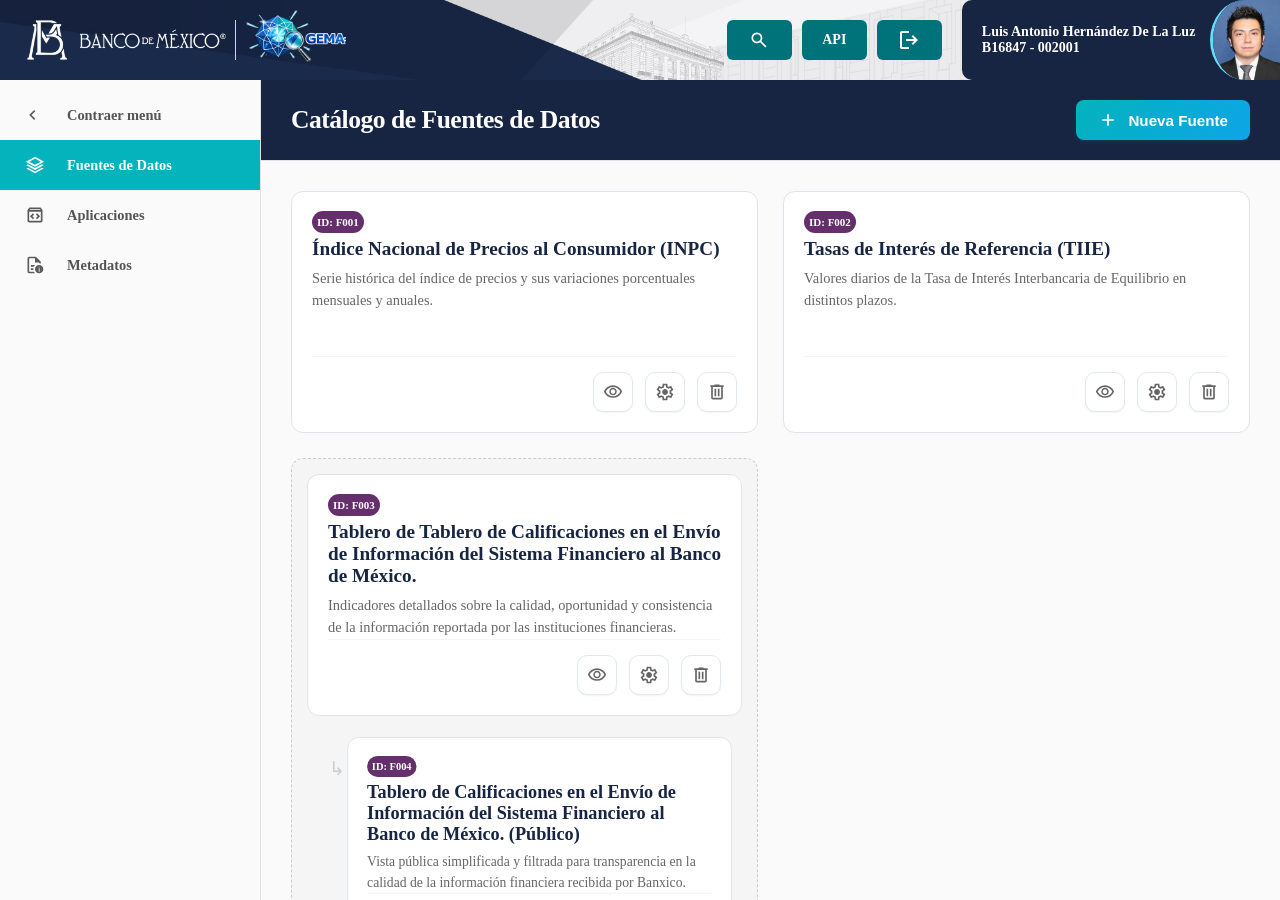
<file: index.html>
<!DOCTYPE html>
<html lang="es">
<head>
    <meta charset="UTF-8">
    <meta name="viewport" content="width=device-width, initial-scale=1.0">
    
    <link rel="stylesheet" href="css/header.css">

    <link rel="stylesheet" href="css/main-layout.css">

    <link rel="stylesheet" href="css/fuentes.css">

    <link rel="stylesheet" href="css/aplicaciones.css">

    <link rel="stylesheet" href="css/metadatos.css">

    <link rel="stylesheet" href="css/configuracion.css">

    <link rel="stylesheet" href="css/diccionario.css">

    <link rel="stylesheet" href="css/exposicion.css">

    <link rel="stylesheet" href="css/extras.css">

    <link href="https://fonts.googleapis.com/icon?family=Material+Icons+Outlined" rel="stylesheet">

    <title>GEMA - BANXICO</title>
</head>
<body style="margin: 0;">

    <header>
      <div class="grupo-izquierdo">
        <img src="imagenes/logoBM.svg" alt="Banco de Mexico" class="logo logo-desktop" />
        <img src="imagenes/logoBM_movil.svg" alt="Banco de Mexico" class="logo logo-mobile" />

        <div class="separador-logos"></div>

        <img src="imagenes/Gema.svg" alt="GEMA" class="logo logo-desktop logoGema" />
        <img src="imagenes/GEMA_movil.svg" alt="GEMA" class="logo logo-mobile" />
      </div>

      <div class="usuario">
        <div class="botones-header botones">  

          <div class="buscador-header">
            <input type="text" placeholder="Buscar..." class="input-buscar">
            <button class="btn-buscar">
              <img src="imagenes/search.svg" alt="Buscar" width="18" height="18">
            </button>
          </div>

          <a href="gema-api.html" class="btn-api" data-tooltip="Ir a GEMA-API">
            API
          </a>

          <a href="#" data-tooltip="Cerrar sesión">
            <img src="imagenes/salir.svg" alt="Cerrar sesión" width="24" height="24">
          </a>

        </div>
        <div class="usuario-main">
          <div class="info">
            <div class="nombre-usuario">Luis Antonio Hernández De La Luz</div>
            <div class="nombre-usuario">B16847 - 002001</div>
          </div>
          <img src="imagenes/b16847.png" alt="Usuario" class="foto-usuario">
        </div>
      </div>
    </header>

    <div class="hamburger-menu" id="hamburger-btn">
    <img src="data:image/svg+xml,%3Csvg xmlns='http://www.w3.org/2000/svg' height='24px' viewBox='0 -960 960 960' width='24px' fill='%23ffffff'%3E%3Cpath d='M120-240v-80h720v80H120Zm0-200v-80h720v80H120Zm0-200v-80h720v80H120Z'/%3E%3C/svg%3E" alt="Menu">
</div>

<div class="main-wrapper">
    <aside class="sidebar" id="sidebar">
        <ul class="menu-list">
            <li class="menu-item toggle-btn desktop-only" id="toggle-sidebar">
                <div class="icon-wrapper">
                    <img src="data:image/svg+xml,%3Csvg xmlns='http://www.w3.org/2000/svg' viewBox='0 -960 960 960'%3E%3Cpath d='M440-240 200-480l240-240 56 56-184 184 184 184-56 56Z'/%3E%3C/svg%3E" alt="Toggle">
                </div>
                <span class="menu-text">Contraer menú</span>
            </li>

            <li class="menu-item active" data-target="vista-fuentes">
                <div class="icon-wrapper"><img src="imagenes/cards.svg" alt="Fuentes"></div>
                <span class="menu-text">Fuentes de Datos</span>
            </li>

            <li class="menu-item" data-target="vista-apps">
                <div class="icon-wrapper"><img src="imagenes/apps.svg" alt="Apps"></div>
                <span class="menu-text">Aplicaciones</span>
            </li>

            <li class="menu-item" data-target="vista-metadatos">
                <div class="icon-wrapper"><img src="imagenes/metadata.svg" alt="Metadatos"></div>
                <span class="menu-text">Metadatos</span>
            </li>

            <!-- <li class="menu-item" data-target="vista-usuarios">
                <div class="icon-wrapper"><img src="imagenes/permisosUsuarios.svg" alt="Usuarios"></div>
                <span class="menu-text">Usuarios y Permisos</span>
            </li> -->
        </ul>
    </aside>

    <main class="content-area">
        
        <!-- Fuentes de datos -->
<section id="vista-fuentes" class="view-section active">
    <div class="view-header">
        <h2>Catálogo de Fuentes de Datos</h2>
        <button id="btn-nueva-fuente" class="btn-primario">
            <img src="data:image/svg+xml,%3Csvg xmlns='http://www.w3.org/2000/svg' height='20px' viewBox='0 -960 960 960' width='20px' fill='%23ffffff'%3E%3Cpath d='M440-440H200v-80h240v-240h80v240h240v80H520v240h-80v-240Z'/%3E%3C/svg%3E" alt="Add">
            Nueva Fuente
        </button>
    </div>

    

    <div class="cards-grid">
        
        <div class="card-fuente cat-general" data-id="F001">
            <div class="card-content">
                <span class="card-id">ID: F001</span>
                <h3>Índice Nacional de Precios al Consumidor (INPC)</h3>
                <p>Serie histórica del índice de precios y sus variaciones porcentuales mensuales y anuales.</p>
            </div>
            <div class="card-actions">
                <button class="btn-mini btn-preview" title="Previsualizar"><img src="imagenes/ver.svg"></button>
                <button class="btn-mini btn-config" title="Configurar"><img src="imagenes/settings.svg"></button>
                <button class="btn-mini btn-del" title="Eliminar"><img src="imagenes/delete.svg"></button>
            </div>
        </div>

        <div class="card-fuente cat-general" data-id="F002">
            <div class="card-content">
                <span class="card-id">ID: F002</span>
                <h3>Tasas de Interés de Referencia (TIIE)</h3>
                <p>Valores diarios de la Tasa de Interés Interbancaria de Equilibrio en distintos plazos.</p>
            </div>
            <div class="card-actions">
                <button class="btn-mini btn-preview" title="Previsualizar"><img src="imagenes/ver.svg"></button>
                <button class="btn-mini btn-config" title="Configurar"><img src="imagenes/settings.svg"></button>
                <button class="btn-mini btn-del" title="Eliminar"><img src="imagenes/delete.svg"></button>
            </div>
        </div>

        <div class="hierarchy-grid-wrapper">
            <div class="card-fuente cat-limitado is-parent" data-id="F003">
                <div class="card-content">
                    <span class="card-id">ID: F003</span>
                    <h3>Tablero de Tablero de Calificaciones en el Envío de Información del Sistema Financiero al Banco de México.</h3>
                    <p>Indicadores detallados sobre la calidad, oportunidad y consistencia de la información reportada por las instituciones financieras.</p>
                </div>
                <div class="card-actions">
                    <button class="btn-mini btn-preview"><img src="imagenes/ver.svg"></button>
                    <button class="btn-mini btn-config"><img src="imagenes/settings.svg"></button>
                    <button class="btn-mini btn-del" title="Eliminar"><img src="imagenes/delete.svg"></button>
                </div>
            </div>
            <div class="card-fuente cat-publico is-child" data-id="F004">
                <div class="card-content">
                    <span class="card-id">ID: F004</span>
                    <h3>Tablero de Calificaciones en el Envío de Información del Sistema Financiero al Banco de México. (Público)</h3>
                    <p>Vista pública simplificada y filtrada para transparencia en la calidad de la información financiera recibida por Banxico.</p>
                </div>
                <div class="card-actions">
                    <button class="btn-mini btn-preview"><img src="imagenes/ver.svg"></button>
                    <button class="btn-mini btn-config"><img src="imagenes/settings.svg"></button>
                    <button class="btn-mini btn-del" title="Eliminar"><img src="imagenes/delete.svg"></button>
                </div>
            </div>
        </div>

    </div>
</section>

        

        <!-- Apps -->
        <section id="vista-apps" class="view-section">
    <div class="view-header">
        <h2>Gestión de Aplicaciones</h2>
        <button class="btn-primario" id="btn-abrir-nueva-app">
            <img src="data:image/svg+xml,%3Csvg xmlns='http://www.w3.org/2000/svg' viewBox='0 -960 960 960'%3E%3Cpath d='M440-440H200v-80h240v-240h80v240h240v80H520v240h-80v-240Z'/%3E%3C/svg%3E" alt="Add">
            Nueva Aplicación
        </button>
    </div>

    <div id="apps-grid" class="cards-grid">
        </div>
</section>



        
        <!-- Metadatos -->
<section id="vista-metadatos" class="view-section">
    <div class="view-header">
        <div>
            <h2>Esquema de Metadatos Maestros</h2>
            <p style="color: #64748b; font-size: 0.85rem; margin-top: 5px;">Configure los campos que serán requeridos globalmente para toda fuente de datos.</p>
        </div>
        <div style="display: flex; gap: 10px;">
            <button class="btn-primario" id="btn-nuevo-metadato">
                <img src="data:image/svg+xml,%3Csvg xmlns='http://www.w3.org/2000/svg' viewBox='0 -960 960 960'%3E%3Cpath d='M440-440H200v-80h240v-240h80v240h240v80H520v240h-80v-240Z'/%3E%3C/svg%3E" alt="Add">
                Agregar Campo
            </button> </div>
    </div>

    <div class="table-container-modern">
        <table class="datatable-gema">
            <thead>
                <tr>
                    <th style="width: 200px;">Metadato</th>
                    <th>Descripción (Tooltip)</th>
                    <th>Tipo / Valores permitidos</th>
                    <th style="width: 120px; text-align: center;">Acciones</th>
                </tr>
            </thead>
            <tbody id="metadata-table-body">
                </tbody>
        </table>
    </div>
</section>







        <!-- Permisos generales -->    
        <section id="vista-usuarios" class="view-section">
            <h1>Usuarios y Permisos</h1>
            <hr>
            <p>Control de acceso por roles y nómina...</p>
        </section>
    </main>
</div>

<!-- Modal de previsualización -->
<div id="modal-preview" class="modal-overlay">
    <div class="modal-container">
        <div class="modal-header">
            <div class="header-content">
                <div class="badge-preview">Muestra de datos</div>
                <h3 id="modal-title">Nombre de la Fuente</h3>
            </div>
            <button class="btn-close-circle btn-close-modal" title="Cerrar vista">&times;</button>
        </div>
        
        <div class="modal-body">
            <div class="table-container-modern">
                <table class="datatable-gema">
                    <thead>
                        <tr id="table-header">
                            </tr>
                    </thead>
                    <tbody id="table-body">
                        </tbody>
                </table>
            </div>
            <div class="modal-info-footer">
                <img src="data:image/svg+xml,%3Csvg xmlns='http://www.w3.org/2000/svg' height='16px' viewBox='0 -960 960 960' width='16px' fill='%2364748b'%3E%3Cpath d='M440-280h80v-240h-80v240Zm40-320q17 0 28.5-11.5T520-640q0-17-11.5-28.5T480-680q-17 0-28.5 11.5T440-640q0 17 11.5 28.5T480-600Zm0 520q-83 0-156-31.5T197-197q-54-54-85.5-127T80-480q0-83 31.5-156T197-763q54-54 127-85.5T480-880q83 0 156 31.5T763-763q54 54 85.5 127T880-480q0 83-31.5 156T763-197q-54 54-127 85.5T480-80Zm0-80q134 0 227-93t93-227q0-134-93-227t-227-93q-134 0-227 93t-93 227q0 134 93 227t227 93Zm0-320Z'/%3E%3C/svg%3E" alt="info">
                Esta es una vista previa limitada para fines de verificación de estructura.
            </div>
        </div>
    </div>
</div>

<!-- Modal eliminar fuente -->
<div id="modal-eliminar" class="modal-overlay">
    <div class="modal-confirm-container">
        <div class="confirm-icon">
            <img src="data:image/svg+xml,%3Csvg xmlns='http://www.w3.org/2000/svg' height='40px' viewBox='0 -960 960 960' width='40px' fill='%23c21832'%3E%3Cpath d='M280-120q-33 0-56.5-23.5T200-200v-520h-40v-80h200v-40h240v40h200v80h-40v520q0 33-23.5 56.5T680-120H280Zm400-600H280v520h400v-520ZM360-280h80v-360h-80v360Zm160 0h80v-360h-80v360ZM280-720v520-520Z'/%3E%3C/svg%3E" alt="Eliminar">
        </div>
        <h3 id="confirm-title">¿Eliminar fuente de datos?</h3>
        <p id="confirm-msg">Esta acción no se puede deshacer.</p>
        
        <div id="parent-warning" class="alert-danger-box" style="display: none;">
            <img src="data:image/svg+xml,%3Csvg xmlns='http://www.w3.org/2000/svg' height='20px' viewBox='0 -960 960 960' width='20px' fill='%23c21832'%3E%3Cpath d='M480-280q17 0 28.5-11.5T520-320q0-17-11.5-28.5T480-360q-17 0-28.5 11.5T440-320q0 17 11.5 28.5T480-280Zm-40-160h80v-240h-80v240Zm40 360q-83 0-156-31.5T197-197q-54-54-85.5-127T80-480q0-83 31.5-156T197-763q54-54 127-85.5T480-880q83 0 156 31.5T763-763q54 54 85.5 127T880-480q0 83-31.5 156T763-197q-54 54-127 85.5T480-80Z'/%3E%3C/svg%3E">
            <span>Atención: Esta es una fuente principal. Al eliminarla, todas sus <b>subfuentes asociadas</b> también serán borradas.</span>
        </div>

        <div class="confirm-actions">
            <button class="btn-cancelar" id="btn-cancel-del">Cancelar</button>
            <button class="btn-confirmar-del" id="btn-confirm-del">Eliminar Definitivamente</button>
        </div>
    </div>
</div>


<!-- Modal para apps -->
<div id="modal-app" class="modal-overlay">
    <div class="modal-container modal-form-compact">
        <div class="modal-header">
            <div class="header-content">
                <div class="badge-preview">Administración</div>
                <h3>Registrar Aplicación</h3>
                <p id="modal-subtitle">Vincule un nuevo sistema para el consumo de fuentes.</p>
            </div>
            <button class="btn-close-circle btn-close-modal">&times;</button>
        </div>
        
        <div class="modal-body">
            <form id="form-nueva-app" class="gema-form-modern">
                <div class="form-row">
                    <div class="form-group">
                        <label for="app-nombre">
                            <img src="data:image/svg+xml,%3Csvg xmlns='http://www.w3.org/2000/svg' height='14px' viewBox='0 -960 960 960' width='14px' fill='%2364748b'%3E%3Cpath d='M160-120v-480l320-240 320 240v480H560v-280H400v280H160Z'/%3E%3C/svg%3E">
                            Nombre de la Aplicación
                        </label>
                        <input type="text" id="app-nombre" placeholder="Ej. Laboratorio de Datos" required>
                    </div>
                </div>

                <div class="form-row">
                    <div class="form-group">
                        <label for="app-oficina">
                            <img src="data:image/svg+xml,%3Csvg xmlns='http://www.w3.org/2000/svg' height='14px' viewBox='0 -960 960 960' width='14px' fill='%2364748b'%3E%3Cpath d='M480-480q-66 0-113-47t-47-113q0-66 47-113t113-47q66 0 113 47t47 113q0 66-47 113t-113 47ZM160-160v-32q0-34 17.5-62.5T224-296q62-31 126-47.5T480-360q66 0 130 16.5T736-296q29 15 46.5 43.5T800-192v32H160Z'/%3E%3C/svg%3E">
                            Oficina Responsable
                        </label>
                        <input type="text" id="app-oficina" placeholder="Ej. Gerencia de Información" required>
                    </div>
                </div>

                <div class="modal-form-actions">
                    <button type="button" class="btn-minimal btn-close-modal">Cancelar</button>
                    <button type="submit" class="btn-primario-small">
                        <img src="data:image/svg+xml,%3Csvg xmlns='http://www.w3.org/2000/svg' height='18px' viewBox='0 -960 960 960' width='18px' fill='%23ffffff'%3E%3Cpath d='M382-240 154-468l57-57 171 171 367-367 57 57-424 424Z'/%3E%3C/svg%3E">
                        Guardar Aplicación
                    </button>
                </div>
            </form>
        </div>
    </div>
</div>


<!-- Metadatos -->
<div id="modal-metadata" class="modal-overlay">
    <div class="modal-container modal-form-compact">
        <div class="modal-header">
            <div class="header-content">
                <div class="badge-preview">Configuración de Campo</div>
                <h3 id="meta-modal-title">Nuevo Metadato</h3>
            </div>
            <button class="btn-close-circle btn-close-modal">&times;</button>
        </div>
        <div class="modal-body">
            <form id="form-metadata" class="gema-form-modern">
                <div class="form-group">
                    <label>Nombre del Metadato</label>
                    <input type="text" id="meta-nombre" placeholder="Ej. Responsable Técnico" required>
                </div>
                <div class="form-group">
                    <label>Descripción (Instrucciones para el usuario)</label>
                    <textarea id="meta-descripcion" placeholder="Explique qué debe capturar el usuario..." rows="3" class="gema-input"></textarea>
                </div>
                
                <div class="form-group">
                    <label>Tipo de Entrada</label>
                    <select id="meta-tipo" class="gema-input">
                        <option value="texto">Texto Libre</option>
                        <option value="select">Lista de opciones (Selección)</option>
                    </select>
                </div>

                <div id="section-valores-fijos" style="display: none; border-top: 1px dashed #e2e8f0; pt: 15px;">
                    <label style="font-size: 0.75rem; font-weight: 700; color: #64748b; display: block; mb: 10px;">VALORES PERMITIDOS</label>
                    <div id="lista-valores-config" style="display: flex; flex-wrap: wrap; gap: 8px; mb: 10px;"></div>
                    <div style="display: flex; gap: 10px;">
                        <input type="text" id="input-nuevo-valor" placeholder="Agregar opción..." style="flex-grow: 1;">
                        <button type="button" id="btn-add-valor" class="btn-mini" style="height: 38px; width: 38px;">+</button>
                    </div>
                </div>

                <div class="modal-form-actions">
                    <button type="button" class="btn-minimal btn-close-modal">Cancelar</button>
                    <button type="submit" class="btn-primario-small">Guardar Campo</button>
                </div>
            </form>
        </div>
    </div>
</div>

<!-- Configuración de fuente --> 
<div id="modal-configuracion" class="modal-overlay">
    <div class="modal-container modal-large">
        <div class="modal-header">
            <div class="header-content">
                <div class="badge-preview">Panel de Control</div>
                <h3 id="config-fuente-titulo">Configurar Fuente</h3>
                <p id="config-fuente-id" style="color: #64748b; font-size: 0.85rem;"></p>
            </div>
            <button class="btn-close-circle btn-close-config">&times;</button>
        </div>

        <div class="tabs-wrapper">
            <div class="tabs-header">
                <button class="tab-btn active" data-tab="tab-metadatos">
                   Metadatos
                </button>
                <button class="tab-btn" data-tab="tab-diccionario">
                     Diccionario
                </button>
                <button class="tab-btn" data-tab="tab-exposicion">
                    Exposición
                </button>
                <button class="tab-btn" data-tab="tab-documentacion">Documentación</button>
            </div>

            <div class="tabs-content">
                <div id="tab-metadatos" class="tab-pane active">
                    <form id="form-config-metadatos" class="gema-form-modern" style="margin: 0;">
                        <div class="metadata-section">
                            <h4 class="section-title">Metadatos Obligatorios</h4>
                            <div id="contenedor-metadatos-obligatorios" class="fields-grid">
                                </div>
                        </div>

                        <div class="metadata-section" style="border-top: 1px solid #f1f5f9; pt: 20px;">
                            <div style="display: flex; justify-content: space-between; align-items: center; mb: 15px;">
                                <h4 class="section-title">Metadatos Adicionales (Opcionales)</h4>                                
                            </div>
                            <div id="contenedor-metadatos-opcionales" class="fields-grid">
                                </div>
                        </div>
                    </form>
                </div>

                <div id="tab-diccionario" class="tab-pane">
    <div class="diccionario-controls" style="margin-bottom: 25px; display: flex; justify-content: space-between; align-items: center;">
        <div>
            <h4 class="section-title-premium" style="border: none; margin: 0;">Estructura de Campos</h4>
            <p style="color: #64748b; font-size: 0.8rem;">Defina los atributos técnicos y descripciones funcionales de la fuente.</p>
        </div>
        <button type="button" class="btn-secundario" id="btn-sync-db" style="display: flex; align-items: center; gap: 8px;">
            <img src="data:image/svg+xml,%3Csvg xmlns='http://www.w3.org/2000/svg' height='18px' viewBox='0 -960 960 960' width='18px' fill='%23007279'%3E%3Cpath d='M480-160q-134 0-227-93t-93-227q0-134 93-227t227-93q69 0 132 28.5T720-690v-70h80v200H600v-80h115q-45-44-103.5-67T480-720q-100 0-170 70t-70 170q0 100 70 170t170 70q77 0 139-44t87-116h84q-28 106-114 173t-196 67Z'/%3E%3C/svg%3E">
            Obtener estructura de BD
        </button>
    </div>

    <div id="contenedor-diccionario" class="metadata-grid">
        </div>
</div>

                
            <!-- Exposicion -->
               <div id="tab-exposicion" class="tab-pane">
    <div id="lista-grupos-exposicion">
        <div class="diccionario-controls">
            <div>
                <h4 class="section-title-premium" style="border:none; margin:0;">Grupos de Exposición</h4>
                <p style="color: #64748b; font-size: 0.8rem;">Gestione quiénes y a través de qué apps acceden a esta fuente.</p>
            </div>
        </div>
        <div id="contenedor-grupos-grid" class="metadata-grid">
            </div>
    </div>

<div id="editor-grupo-exposicion" class="hidden">
    <div class="editor-header">
        <button class="btn-back" id="btn-back-to-groups">
            <i class="material-icons-outlined">arrow_back</i>
            <span>Volver a la lista</span>
        </button>

        <div class="header-info">
            <h3 id="titulo-editor-grupo">Configuración de Acceso</h3>
            <div class="badge-id" id="exp-grupo-id-label">ID: NUEVO_GRUPO</div>
        </div>

        <button class="btn-save-group-premium" id="btn-save-group">            
            Guardar Cambios
        </button>
    </div>

    <div class="editor-layout">
        <div class="editor-sidebar">
            <div class="gema-card-premium">
                <div class="editor-section-title">📦 General</div>
                <input type="text" id="exp-grupo-nombre" class="gema-input-card" placeholder="Nombre del grupo..." style="margin-bottom:10px;">
                <textarea id="exp-grupo-desc" class="gema-input-card" placeholder="Descripción funcional para el tooltip..." rows="3"></textarea>
            </div>

            <div class="gema-card-premium">
                <div class="editor-section-title">👥 Audiencia</div>
                <div class="autocomplete-container">
                    <input type="text" id="search-users" class="gema-input-card" placeholder="Buscar usuarios/grupos...">
                    <div id="user-results" class="search-results hidden"></div>
                </div>
                <div id="selected-users-tags" class="tags-container"></div>
            </div>

            <div class="gema-card-premium">
                <div class="editor-section-title">📱 Aplicaciones</div>
                <div id="exp-apps-list" class="apps-tile-grid">
                    </div>
            </div>
        </div>

        <div class="editor-main">
            <div class="gema-card-premium">
                <div class="editor-section-title">🔍 Visibilidad de Campos</div>
                <p style="font-size: 12px; color: #64748b; margin-bottom: 15px;">Seleccione los campos del diccionario que este grupo podrá visualizar.</p>
                
                <div class="dual-list-wrapper">
                    <div class="dual-list-column">
                        <div class="column-header">CAMPOS DISPONIBLES</div>
                        <ul id="list-available" class="field-list"></ul>
                    </div>
                    <div class="dual-list-controls">
                        <button class="btn-control" id="move-all-right">≫</button>
                        <button class="btn-control" id="move-all-left">≪</button>
                    </div>
                    <div class="dual-list-column">
                        <div class="column-header">CAMPOS VISIBLES</div>
                        <ul id="list-visible" class="field-list"></ul>
                    </div>
                </div>
            </div>

            <div class="gema-card-premium">
                <div class="editor-section-title">🛠 Filtros Establecidos</div>
                <div id="filter-rows-container">
                    </div>
                <button type="button" class="btn-add-filter" id="btn-add-exp-filter">+ Añadir regla de filtrado</button>
            </div>
        </div>
    </div>
</div>
</div>


<div id="tab-documentacion" class="tab-pane">
    <div class="editor-layout" style="grid-template-columns: 1fr 1fr;">
        <div class="editor-col">
            <div class="gema-card-premium">
                <div class="editor-section-title">
                    <i class="material-icons-outlined">description</i>
                    Notas
                </div>
                <p style="font-size: 12px; color: #64748b; margin-bottom: 15px;">
                    Escriba aquí detalles técnicos, reglas de negocio o aclaraciones que no están en los metadatos.
                </p>
                <textarea id="doc-notas-ia" class="gema-input-card" style="height: 400px; resize: none; line-height: 1.6;" 
                    placeholder="Ejemplo: Esta fuente se actualiza cada martes después del cierre de mercados. Los valores negativos en la columna 'AJUSTE' representan devoluciones..."></textarea>
            </div>
        </div>

        <div class="editor-col">
            <div class="gema-card-premium">
    <div class="editor-section-title">
        <i class="material-icons-outlined">upload_file</i>
        Archivos de Soporte
    </div>
    
    <div id="drop-zone-doc" class="btn-add-filter" style="height: 120px; flex-direction: column; border-style: dashed; cursor: pointer;">
        <i class="material-icons-outlined" style="font-size: 32px; margin-bottom: 10px;">cloud_upload</i>
        <span>Arrastre archivos aquí o haga clic para subir</span>
    </div>
    
    <input type="file" id="input-file-doc" style="display:none;" multiple>

    <div id="lista-archivos-doc" style="margin-top: 20px; display: grid; gap: 10px;"></div>
</div>
        </div>
    </div>
</div>




            </div>
        </div>

        <div class="modal-footer">
            <button type="button" class="btn-minimal btn-close-config">Cancelar</button>
            <button type="button" class="btn-primario-small" id="btn-guardar-config">
                Guardar Cambios
            </button>
        </div>
    </div>
</div>

    <script src="js/librerias/jquery-3.7.1.min.js"></script>
    <script src="js/librerias/jquery-ui.min.js"></script>


    <script src="js/sidebar.js"></script>
    <script src="js/fuentes.js"></script>
    <script src="js/previsualizacion.js"></script>
    <script src="js/eliminar.js"></script>
    <script src="js/aplicaciones.js"></script>
    <script src="js/metadatos.js"></script>
    <script src="js/configuracion.js"></script>
    <script src="js/exposicion.js"></script>
    <script src="js/documentacion.js"></script>

</body>
</html>
</file>
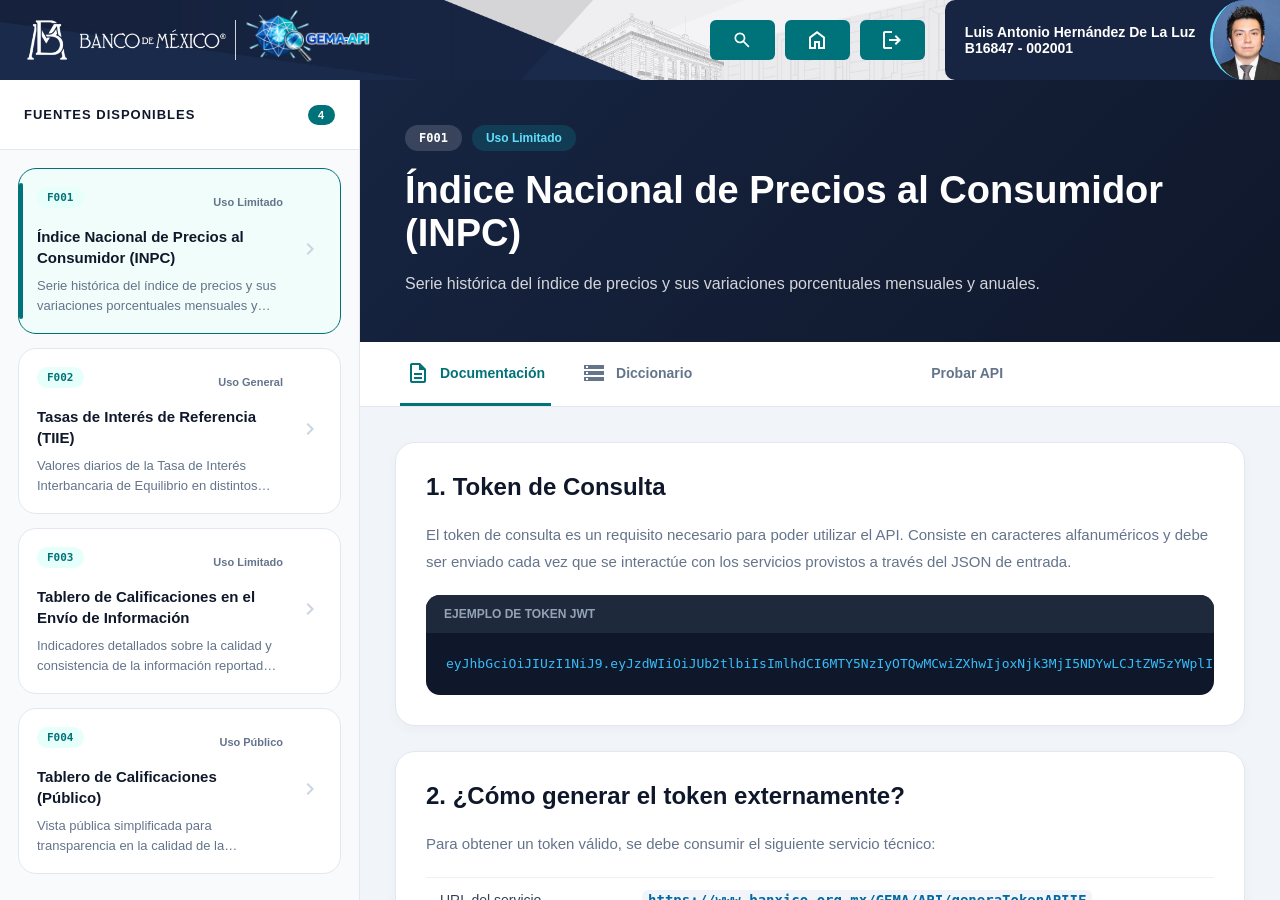
<file: gema-api.html>
<!DOCTYPE html>
<html lang="es">
<head>
    <meta charset="UTF-8">
    <meta name="viewport" content="width=device-width, initial-scale=1.0">
    
    <link rel="stylesheet" href="css/header_api.css">

    <link rel="stylesheet" href="css/api.css">

    <link href="https://fonts.googleapis.com/icon?family=Material+Icons+Outlined" rel="stylesheet">

    <title>GEMA - API</title>
</head>
<body style="margin: 0;">

    <header>
      <div class="grupo-izquierdo">
        <img src="imagenes/logoBM.svg" alt="Banco de Mexico" class="logo logo-desktop" />
        <img src="imagenes/logoBM_movil.svg" alt="Banco de Mexico" class="logo logo-mobile" />

        <div class="separador-logos"></div>

        <img src="imagenes/GemaApi.svg" alt="GEMA" class="logo logo-desktop logoGema" />
        <img src="imagenes/GEMA_movil.svg" alt="GEMA" class="logo logo-mobile" />
      </div>

      <div class="usuario">
        <div class="botones-header botones">  

          <div class="buscador-header">
            <input type="text" placeholder="Buscar..." class="input-buscar">
            <button class="btn-buscar">
              <img src="imagenes/search.svg" alt="Buscar" width="18" height="18">
            </button>
          </div>          

          <a href="index.html" data-tooltip="Regresar a inicio">
            <img src="imagenes/home.svg" alt="Regresar a inicio" width="24" height="24">
          </a>

          <a href="#" data-tooltip="Cerrar sesión">
            <img src="imagenes/salir.svg" alt="Cerrar sesión" width="24" height="24">
          </a>

        </div>
        <div class="usuario-main">
          <div class="info">
            <div class="nombre-usuario">Luis Antonio Hernández De La Luz</div>
            <div class="nombre-usuario">B16847 - 002001</div>
          </div>
          <img src="imagenes/b16847.png" alt="Usuario" class="foto-usuario">
        </div>
      </div>
    </header>

    <main class="layout-api">

        <aside class="api-sidebar">
            <div class="sidebar-header">
                <span>Fuentes Disponibles</span>
                <span class="count-badge" id="fuentes-count">0</span>
            </div>

            <div id="lista-fuentes-api" class="api-list"></div>
        </aside>

        <section class="api-detail" id="detalle-fuente-api">
            <div class="empty-state">
                <i class="material-icons-outlined">hub</i>
                <h2>GEMA API</h2>
                <p>Seleccione una fuente del panel izquierdo.</p>
            </div>
        </section>

    </main>

    




    <script src="js/librerias/jquery-3.7.1.min.js"></script>
    <script src="js/librerias/jquery-ui.min.js"></script>

    <script src="js/datos_globales.js"></script>
    <script src="js/api.js"></script>


</body>
</html>
</file>
<file: css/header.css>
* {
    max-width: 100%;
}

header {
    position: fixed;
    top: 0;
    left: 0;
    width: 100%;
    height: 80px;
    background-image: url(../imagenes/cabeceraBM.jpg);
    background-repeat: no-repeat;
    background-position: left;
    display: flex;
    align-items: center;
    justify-content: space-between;
    padding-left: 20px; /* Aumentado un poco para mejor respiro */
    padding-right: 0;
    box-sizing: border-box;
    z-index: 100;
    background-color: #080611;
    background-size: cover;
}

/* =============================
   LOGO DEL BANCO Y APP
============================= */
.grupo-izquierdo {
    display: flex;
    align-items: center;
    gap: 5px; /* Espacio uniforme entre logos y línea */
}

.logo {
    height: 50px;
    width: auto;
    object-fit: contain;
}

/* Separador Vertical */
.separador-logos {
    width: 1px;
    height: 40px;
    background-color: rgba(255, 255, 255, 0.8); /* Blanco con ligera transparencia */
}

/* Lógica de visibilidad para responsivo */
.logo-mobile {
    display: none;
}

/* =============================
   CONTENEDOR DEL USUARIO
============================= */
.usuario {
    display: flex;
    align-items: stretch;
    height: 100%;
    margin-right: 0;
}

.usuario-main {
    display: flex;
    align-items: center;
    justify-content: center;
    background: #172542;
    height: 100%;
    padding-left: 20px;
    border-top-left-radius: 10px;
    border-bottom-left-radius: 10px;
}

.usuario-main .info {
    display: flex;
    flex-direction: column;
    justify-content: center;
    margin-right: 15px;
    text-align: left;
}

.nombre-usuario {
    font-size: 14px; /* Un poco más pequeño para evitar overflow */
    font-weight: 600;
    color: #fff;
    white-space: nowrap;
}

/* =============================
   FOTO DE USUARIO
============================= */
.foto-usuario {
    height: 100%;
    width: auto;
    border-radius: 50% 0 0 50%;  
    object-fit: cover;
    display: block;
    border-left: 3px solid #62DDFC;
}

/* =============================
   BOTONES DE ACCION
============================= */
.botones-header {
    display: flex;
    flex-direction: row;
    gap: 8px;
    align-items: center;
    justify-content: center;
    margin-right: 20px;
}

header .botones a {
    background: #007279;
    display: inline-flex;
    align-items: center;
    justify-content: center;
    min-width: 32px;
    min-height: 32px;
    padding: 5px;
    border-radius: 6px;
    cursor: pointer;
}

header .botones a:hover {
    background: #1B2A4A;    
}

.logoGema{
    height: 90px;
}

/* =============================
   RESPONSIVO – MOVIL
============================= */
@media (max-width: 1126px) {
    header {
        height: 65px;
        background-size: cover;
    }

    /* Intercambio de logos */
    .logo-desktop {
        display: none;
    }
    
    .logo-mobile {
        display: block;
        height: 35px; /* Más pequeño para móviles */
    }

    .separador-logos {
        height: 25px; /* Ajuste de altura del separador */
    }

    .grupo-izquierdo {
        gap: 5px;
    }

    .usuario-main .info {
        display: none; /* Oculta texto de usuario en móvil */
    }

    .usuario-main {
        background: transparent;
        padding-left: 0;
    }

    .foto-usuario {
        border-left: none; /* Limpieza visual en móvil */
    }
}


/* =============================
   BUSCADOR CONFIGURACIÓN (Efecto Blanco/Verde)
============================= */
.buscador-header {
    display: flex;
    align-items: center;
    background: #007279; 
    border-radius: 6px;
    height: 40px; 
    transition: all 0.3s ease;
    overflow: hidden;
    margin-right: 5px;
    box-sizing: border-box;
    border: 2px solid transparent; 
}

/* Botón de la lupa */
.btn-buscar {
    background: transparent;
    border: none;
    display: flex;
    align-items: center;
    justify-content: center;
    cursor: pointer;
    width: 40px; 
    height: 40px;
    padding: 0;
    flex-shrink: 0;
}

/* Icono Lupa */
.btn-buscar img {
    width: 20px;
    height: 20px;
    display: block;
    transition: filter 0.3s ease;
}

/* Input de texto */
.input-buscar {
    width: 0px;
    height: 100%;
    border: none;
    background: transparent;
    outline: none;
    font-size: 14px;
    transition: width 0.4s ease, padding 0.4s ease;
    padding: 0;
    color: #007279; 
}

/* Placeholder inicial (mientras está cerrado/verde) */
.input-buscar::placeholder {
    color: rgba(0, 114, 121, 0.7);
}

/* =============================
   ESTADO EXPANDIDO (FOCUS)
============================= */
.buscador-header:focus-within {
    width: 250px; 
    background: #ffffff; 
    border: 2px solid #007279; 
}

.buscador-header:focus-within .input-buscar {
    width: 200px;
    padding-left: 12px;
    color: #04b3bb; 
}


.buscador-header:focus-within .btn-buscar img {
    filter: invert(53%) sepia(93%) saturate(1634%) hue-rotate(145deg) brightness(96%) contrast(101%);
}

/* =============================
   BOTÓN API ESPECÍFICO
============================= */
header .botones .btn-api {
    font-size: 14px;
    font-weight: 700;
    color: #ffffff;
    text-decoration: none;
    padding: 0 15px; 
    height: 40px; 
    min-width: 60px;
    box-sizing: border-box;
    display: inline-flex;
    align-items: center;
    justify-content: center;
    transition: background 0.3s ease;
}

header .botones .btn-api:hover {
    background: #1B2A4A;
}

/* =============================
   ESTILO BASE PARA TODOS LOS BOTONES
============================= */
header .botones a, .buscador-header {
    width: 65px; 
    height: 40px; 
    display: inline-flex;
    align-items: center;
    justify-content: center;
    border-radius: 6px;
    background: #007279;
    transition: all 0.3s ease;
    box-sizing: border-box;
    text-decoration: none;
    margin: 0;
}

/* Hover general para los botones simples */
header .botones a:hover {
    background: #1B2A4A;
}

/* =============================
   BOTÓN API (Específico)
============================= */
.btn-api {
    font-size: 14px;
    font-weight: 700;
    color: #ffffff;
}

/* =============================
   BUSCADOR (Ajuste de ancho base)
============================= */
.buscador-header {
    margin-right: 0; 
    padding: 0;
    border: 2px solid transparent;
}

.btn-buscar {
    background: transparent;
    border: none;
    display: flex;
    align-items: center;
    justify-content: center;
    cursor: pointer;
    width: 100%; 
    height: 40px;
    flex-shrink: 0;
}

.input-buscar {
    width: 0px;
    height: 100%;
    border: none;
    background: transparent;
    outline: none;
    transition: width 0.4s ease;
    padding: 0;
}

/* ESTADO EXPANDIDO DEL BUSCADOR */
.buscador-header:focus-within {
    width: 250px; 
    background: #ffffff;
    border: 2px solid #007279;
    justify-content: flex-start;
}

.buscador-header:focus-within .btn-buscar {
    width: 40px; 
}

.buscador-header:focus-within .input-buscar {
    width: 200px;
    padding-left: 10px;
    color: #007279;
}

/* =============================
   CONTENEDOR DE BOTONES (GAP)
============================= */
.botones-header {
    display: flex;
    align-items: center;
    gap: 10px; 
    margin-right: 20px;
}

/* =============================
   RESPONSIVO – AJUSTES GENERALES
============================= */
@media (max-width: 1126px) {
    header {
        height: 65px;
        padding-left: 10px;
    }

    /* Ocultar elementos secundarios en móvil para dar espacio */
    .hide-on-mobile {
        display: none !important;
    }

    .logo-desktop { display: none; }
    .logo-mobile { display: block; height: 30px; }
    .separador-logos { height: 20px; gap: 8px; }

    /* Ajuste de los botones para que no choquen */
    .botones-header {
        gap: 5px;
        margin-right: 10px;
    }

    /* Tamaño de los botones en móvil */
    header .botones a, .buscador-header {
        width: 45px; /* Más compactos en móvil */
        height: 35px;
    }
    
    .btn-buscar { height: 35px; }
}

/* =============================
   EFECTO "FULL SEARCH" EN MÓVIL
   Cuando el buscador tiene el foco en pantallas pequeñas
============================= */
@media (max-width: 768px) {
    /* 1. Si el buscador está activo, ocultamos los logos */
    header:has(.buscador-header:focus-within) .grupo-izquierdo {
        opacity: 0;
        visibility: hidden;
        pointer-events: none;
    }

    /* 2. El buscador se expande sobre el espacio de los logos */
    .buscador-header:focus-within {
        position: absolute;
        left: 10px;
        /* Calculamos el ancho: 100% menos el espacio de la foto de usuario y el botón salir */
        width: calc(100% - 120px) !important; 
        z-index: 101;
        background: white;
    }

    .buscador-header:focus-within .input-buscar {
        width: 100%;
        padding-left: 15px;
    }
    
    .buscador-header:focus-within .btn-buscar {
        width: 40px;
    }

    /* 3. Aseguramos que la foto del usuario y salir no se muevan */
    .usuario {
        z-index: 102;
    }
}

/* Transición suave para los logos */
.grupo-izquierdo {
    transition: opacity 0.3s ease, visibility 0.3s ease;
}

@media (max-width: 1126px) {
    header {
        height: 65px;
    }

    /* 1. Logos: Solo se ocultan si el buscador está activo */
    header:has(.buscador-header:focus-within) .grupo-izquierdo {
        max-width: 0;
        opacity: 0;
        margin: 0;
        padding: 0;
        gap: 0;
    }

    /* 2. Unificamos el alto de TODOS los botones de acción */
    /* Usamos height y min-height para forzar el tamaño */
    header .botones a, 
    .buscador-header,
    .btn-api,
    .btn-buscar {
        height: 40px !important; /* Mismo alto que en desktop para consistencia */
        min-height: 40px !important;
        max-height: 40px !important;
        box-sizing: border-box !important;
        padding: 0 !important; /* Quitamos padding que pueda descuadrar */
        display: inline-flex;
        align-items: center;
        justify-content: center;
    }

    /* 3. Ajustes específicos de ancho en móvil */
    header .botones a, .buscador-header {
        width: 50px;
    }

    .btn-api {
        width: 60px !important; /* Un poco más ancho para que quepa la palabra API */
        font-size: 13px;
        line-height: 1; /* Evita que el texto empuje el alto del botón */
    }

    .buscador-header:focus-within {
        width: calc(100vw - 195px) !important;
    }

    /* Ajuste de iconos para que se vean centrados en los 40px */
    header .botones a img, 
    .btn-buscar img {
        width: 22px;
        height: 22px;
    }

    .logo-desktop { display: none; }
    .logo-mobile { display: block; height: 35px; }
}

@media (max-width: 1126px) {
    header {
        height: 65px;
        /* Quitamos la imagen y ponemos el color solicitado */
        background-image: none !important; 
        background-color: #172542 !important;
        padding-left: 10px;
    }

    /* 1. OCULTAR TODO AL EXPANDIR EL BUSCADOR */
    /* Logos, botón API y botón Salir se encogen y desaparecen */
    header:has(.buscador-header:focus-within) .grupo-izquierdo,
    header:has(.buscador-header:focus-within) .btn-api,
    header:has(.buscador-header:focus-within) .botones-header > a {
        max-width: 0;
        opacity: 0;
        margin: 0;
        padding: 0;
        gap: 0;
        pointer-events: none;
        overflow: hidden;
    }

    /* 2. EL BUSCADOR TOMA TODO EL ANCHO */
    /* Dejamos solo un pequeño margen para la foto de usuario */
    .buscador-header:focus-within {
        width: calc(100vw - 75px) !important; 
        background: #ffffff;
        border: 2px solid #007279;
        margin-left: 5px;
    }

    /* 3. UNIFICACIÓN DE ALTURAS (Todos a 40px) */
    header .botones a, 
    .buscador-header,
    .btn-api,
    .btn-buscar {
        height: 40px !important;
        min-height: 40px !important;
        display: inline-flex;
        align-items: center;
        justify-content: center;
        box-sizing: border-box;
    }

    /* Anchos base cuando el buscador está cerrado */
    header .botones a, .buscador-header {
        width: 50px;
    }

    .btn-api {
        width: 60px !important;
        font-size: 13px;
        color: #ffffff;
        text-decoration: none;
    }

    .botones-header {
        gap: 8px;
        margin-right: 15px;
        flex-grow: 1;
        justify-content: flex-end;
    }

    /* Ajuste de logos móviles */
    .logo-desktop { display: none; }
    .logo-mobile { display: block; height: 35px; }
}

/* Transición global para que los elementos se oculten suavemente */
.btn-api, 
.botones-header > a,
.grupo-izquierdo,
.buscador-header {
    transition: all 0.4s cubic-bezier(0.4, 0, 0.2, 1);
}

@media (max-width: 1126px) {
    header {
        height: 65px;
        background-image: none !important; 
        background-color: #172542 !important;
        padding-left: 10px;
    }

    /* ... (mantener las reglas de ocultar logos y botones al expandir buscador) ... */

    /* =============================
       FOTO DE USUARIO (Restaurar Borde)
    ============================= */
    .foto-usuario {
        /* Forzamos que aparezca el borde azul */
        border-left: 3px solid #62DDFC !important; 
        height: 100% !important;
        /* Mantenemos la forma de media luna */
        border-radius: 50% 0 0 50% !important; 
        width: auto;
        display: block;
        object-fit: cover;
    }

    /* Ajuste adicional para que el contenedor de la foto no 
       le quite espacio al borde en pantallas muy pequeñas */
    .usuario-main {
        padding-left: 0;
        background: none;
        height: 100%;
        display: flex;
        align-items: center;
    }
}
</file>
<file: css/main-layout.css>
/* =============================
   ESTRUCTURA PRINCIPAL
============================= */
.main-wrapper {
    display: flex;
    margin-top: 80px; /* Ajustar según alto de header desktop */
    height: calc(100vh - 80px);
    width: 100%;
    overflow: hidden;
}

/* =============================
   SIDEBAR
============================= */
.sidebar {
    width: 260px;
    /* Fondo solicitado en oklch */
    background-color: #FAFAFA;
    height: 100%;
    transition: width 0.3s cubic-bezier(0.4, 0, 0.2, 1);
    border-right: 1px solid rgba(0,0,0,0.1);
    display: flex;
    flex-direction: column;
    flex-shrink: 0;
}

.sidebar.collapsed {
    width: 70px;
}

.menu-list {
    list-style: none;
    padding: 10px 0;
    margin: 0;
}

.menu-item {
    display: flex;
    align-items: center;
    height: 50px;
    padding: 0 23px;
    cursor: pointer;
    transition: all 0.2s ease;
    color: #545454; 
    overflow: hidden;
    white-space: nowrap;
}

.menu-item:hover {
    background-color: oklch(92.8% .006 264.531);
    color: oklch(21% .034 264.665);
}

/* Estado Activo */
.menu-item.active {
    background-color: #04b3bb;
    color: white;
}

/* =============================
   ICONOS (Filtros y Rotación)
============================= */
.icon-wrapper {
    min-width: 24px;
    margin-right: 20px;
    display: flex;
    justify-content: center;
    align-items: center;
}

.icon-wrapper img {
    width: 20px;
    height: 20px;
    /* Gris oscuro por defecto mediante filtro */
    filter: brightness(0) saturate(100%) invert(35%) sepia(0%) saturate(0%) hue-rotate(0deg) brightness(95%) contrast(85%);
    transition: filter 0.3s ease, transform 0.4s ease;
}

/* Iconos blancos cuando el item está activo */
.menu-item.active .icon-wrapper img {
    filter: brightness(0) invert(1);
}

/* Rotación de la flecha de Toggle */
/* Asumiendo que tu flecha apunta a la IZQUIERDA (<) por defecto para contraer */
.sidebar.collapsed .toggle-btn img {
    transform: rotate(180deg);
}

.menu-text {
    font-weight: 700;
    font-size: 0.9rem;
    transition: opacity 0.2s;
}

.sidebar.collapsed .menu-text {
    opacity: 0;
    pointer-events: none;
}

/* =============================
   CONTENIDO
============================= */
.content-area {
    flex-grow: 1;
    overflow-y: auto;
    background-color: #fafafa;
}

/* =============================
   RESPONSIVO
============================= */
@media (max-width: 1126px) {
    .main-wrapper {
        margin-top: 65px;
        height: calc(100vh - 65px);
    }
    
    .sidebar { width: 70px; }
    
    /* En móvil, si se expande, flota sobre el contenido */
    .sidebar.expanded {
        width: 260px;
        position: absolute;
        z-index: 1000;
        box-shadow: 5px 0 15px rgba(0,0,0,0.2);
    }
}


/* =============================
   BOTÓN HAMBURGUESA (Móvil)
============================= */
.hamburger-menu {
    display: none; /* Oculto en desktop */
    position: fixed;
    bottom: 20px;
    right: 20px;
    width: 55px;
    height: 55px;
    background-color: #007279;
    border-radius: 50%;
    justify-content: center;
    align-items: center;
    z-index: 2000;
    box-shadow: 0 4px 10px rgba(0,0,0,0.3);
    cursor: pointer;
}

/* =============================
   SISTEMA DE VISTAS (Contenido)
============================= */
.view-section {
    display: none; /* Oculto por defecto */
    animation: fadeIn 0.3s ease;
}

.view-section.active {
    display: block; /* Solo se muestra la activa */
}

@keyframes fadeIn {
    from { opacity: 0; transform: translateY(10px); }
    to { opacity: 1; transform: translateY(0); }
}

/* =============================
   RESPONSIVO MÓVIL
============================= */
@media (max-width: 1126px) {
    .main-wrapper {
        margin-top: 65px;
        height: calc(100vh - 65px);
    }

    .hamburger-menu {
        display: flex; /* Mostrar en móvil */
    }

    .sidebar {
        position: fixed;
        top: 65px;
        left: -100%; /* Fuera de pantalla por defecto */
        width: 100%; /* Ocupa todo el ancho */
        height: calc(100vh - 65px);
        z-index: 1500;
        transition: left 0.4s cubic-bezier(0.4, 0, 0.2, 1);
        background-color: #FAFAFA;
    }

    .sidebar.mobile-open {
        left: 0; /* Entra a pantalla completa */
    }

    .content-area {
        width: 100%; /* Siempre ocupa todo el ancho */
        padding: 20px;
    }

    .desktop-only {
        display: none !important;
    }

    .menu-item {
        height: 70px; /* Más grande para touch */
        border-bottom: 1px solid rgba(0,0,0,0.05);
    }

    .menu-text {
        opacity: 1 !important; /* Siempre visible en móvil */
        font-size: 1.1rem;
    }
}

.no-results-container {
    grid-column: 1 / -1; /* Hace que el div ocupe todas las columnas del grid */
    display: flex;
    flex-direction: column;
    align-items: center;
    justify-content: center;
    animation: fadeIn 0.3s ease;
}
</file>
<file: css/fuentes.css>
/* =============================
   GRID DE FUENTES
============================= */
.cards-grid {
    display: grid;
    grid-template-columns: repeat(auto-fill, minmax(320px, 1fr));
    gap: 25px;
    padding-right: 30px;
    padding-left: 30px;
}

/* Agrupador para jerarquía en Grid */
.hierarchy-grid-wrapper {
    grid-column: span 1; /* Ocupa una celda normal */
    display: flex;
    flex-direction: column;
    gap: 15px;
    background: rgba(0,0,0,0.02);
    padding: 15px;
    border-radius: 12px;
    border: 1px dashed #ccc;
}

/* =============================
   CARDS CON EFECTO AURA
============================= */
.card-fuente {
    background: #ffffff;
    border: 1px solid #e0e4e8;
    border-radius: 12px;
    padding: 20px;
    display: flex;
    flex-direction: column;
    justify-content: space-between;
    min-height: 200px;
    position: relative;
    transition: all 0.4s cubic-bezier(0.175, 0.885, 0.32, 1.275);
    cursor: default;
}

/* Contenido de la Card */
.card-id {
    font-size: 11px;
    color: #ffffff;
    font-weight: 800;
    background: #652f6c;
    padding: 5px;
    border-radius: 15px;
}
.card-fuente h3 { margin: 8px 0; color: #172542; font-size: 1.2rem; }
.card-fuente p { font-size: 0.9rem; color: #666; line-height: 1.5; margin: 0; }

/* Botones dentro de la card */
.card-actions {
    display: flex;
    gap: 8px;
    margin-top: 20px;
    justify-content: flex-end;
}

.btn-mini {
    background: #f8fafb;
    border: 1px solid #dfe3e8;
    padding: 6px;
    border-radius: 6px;
    cursor: pointer;
    transition: all 0.2s;
}

.btn-mini img { width: 16px; height: 16px; opacity: 0.7; }
.btn-mini:hover { background: #fff; border-color: #007279; }
.btn-mini:hover img { opacity: 1; }

/* =============================
   LÓGICA DEL AURA (HOVER)
============================= */

/* Al pasar el cursor, la card "flota" y emite el aura */
.card-fuente:hover {
    transform: translateY(-5px);
    border-color: transparent;
    z-index: 2;
}

/* Definición de colores de Aura por categoría */
.cat-limitado:hover { box-shadow: 0 10px 30px -5px rgba(194, 24, 50, 0.4); }
.cat-general:hover { box-shadow: 0 10px 30px -5px rgba(240, 128, 25, 0.4); }
.cat-publico:hover { box-shadow: 0 10px 30px -5px rgba(68, 172, 52, 0.4); }
.cat-no-sig:hover { box-shadow: 0 10px 30px -5px rgba(90, 89, 89, 0.4); }

/* Indicador de jerarquía (Subfuente) */
.is-child {
    margin-left: 30px;
    transform: scale(0.95);
    min-height: 160px;
}

.is-child::before {
    content: '↳';
    position: absolute;
    left: -20px;
    top: 20px;
    font-size: 20px;
    color: #ccc;
}

/* =============================
   RESPONSIVO
============================= */
@media (max-width: 768px) {
    .cards-grid {
        grid-template-columns: 1fr;
    }
    .hierarchy-grid-wrapper {
        padding: 10px;
    }
    .is-child {
        margin-left: 15px;
    }
}

/* =============================
   CABECERA DE LA VISTA (Sticky & Ejecutivo)
============================= */
.view-header {
    position: sticky;
    top: -30px;
    backdrop-filter: blur(10px);
    padding: 20px 5px;
    margin-bottom: 30px;
    z-index: 100;
    display: flex;
    justify-content: space-between;
    align-items: center;
    border-bottom: 1px solid #e0e4e8;
    transition: all 0.3s ease;
    padding-left: 30px;
    padding-right: 30px;
    background: #172542;
    color: #ffffff !important;
}

/* Título de la sección */
.view-header h2 {
    margin: 0;
    color: #ffffff; /* Tu azul institucional */
    font-size: 1.6rem;
    font-weight: 700;
    letter-spacing: -0.5px;
}

/* Botón Primario "Nueva Fuente" */
.btn-primario {
    color: white;
    border: none;
    padding: 10px 22px;
    border-radius: 8px;
    display: flex;
    align-items: center;
    gap: 10px;
    cursor: pointer;
    font-weight: 600;
    font-size: 0.95rem;
    box-shadow: 0 2px 4px rgba(0, 114, 121, 0.2);
    transition: all 0.3s cubic-bezier(0.4, 0, 0.2, 1);
    background: linear-gradient(
            135deg,
            #04b3bb,
            #0ea5e9
        );
}

.btn-primario img {
    width: 20px;
    height: 20px;
    filter: brightness(0) invert(1); /* Asegura que el icono sea blanco */
}

/* Hover: Se vuelve un poco más oscuro y sube ligeramente */
.btn-primario:hover {
    background-color: #1b2a4a; /* Azul oscuro al pasar el cursor */
    transform: translateY(-1px);
    box-shadow: 0 12px 25px rgba(4,179,187,.30);
}

.btn-primario:active {
    transform: translateY(0);
}

/* =============================
   RESPONSIVO (Ajustes de Cabecera)
============================= */
@media (max-width: 768px) {
    .view-header {
        flex-direction: column;
        align-items: flex-start;
        gap: 15px;
        padding: 15px 5px;
        top: -20px;
    }

    .view-header h2 {
        font-size: 1.3rem;
    }

    .btn-primario {
        width: 100%; /* El botón ocupa todo el ancho en móviles */
        justify-content: center;
        padding: 12px;
    }
}


/* =============================
   BOTONES DE ACCIÓN MEJORADOS
============================= */
.card-actions {
    display: flex;
    gap: 12px;
    margin-top: auto; /* Los empuja al final de la card */
    padding-top: 15px;
    justify-content: flex-end;
    border-top: 1px solid #f1f4f8; /* Línea divisoria sutil */
}

.btn-mini {
    width: 40px;
    height: 40px;
    display: flex;
    align-items: center;
    justify-content: center;
    background-color: #ffffff;
    border: 1.5px solid #e2e8f0;
    border-radius: 10px;
    cursor: pointer;
    transition: all 0.3s cubic-bezier(0.4, 0, 0.2, 1);
    box-shadow: 0 1px 2px rgba(0,0,0,0.05);
    padding: 0;
}

/* Forzar visibilidad de los iconos (Gris Corporativo) */
.btn-mini img {
    width: 20px;
    height: 20px;
    opacity: 0.6;
    filter: brightness(0); /* Los vuelve negros/grises por defecto */
    transition: all 0.3s ease;
}

/* Efecto hover general */
.btn-mini:hover {
    transform: translateY(-3px);
    box-shadow: 0 6px 12px rgba(0,0,0,0.1);
}

/* 1. Botón Previsualizar (Verde GEMA) */
.btn-preview:hover {
    border-color: #007279;
    background-color: #f0fdfa;
}
.btn-preview:hover img {
    filter: invert(28%) sepia(98%) saturate(1438%) hue-rotate(149deg) brightness(91%) contrast(101%);
    opacity: 1;
}

/* 2. Botón Configurar (Azul Banxico) */
.btn-config:hover {
    border-color: #172542;
    background-color: #f1f5f9;
}
.btn-config:hover img {
    filter: invert(12%) sepia(35%) saturate(3000%) hue-rotate(200deg) brightness(40%) contrast(100%);
    opacity: 1;
}

/* 3. Botón Eliminar (Rojo Peligro) */
.btn-del:hover {
    border-color: #c21832;
    background-color: #fef2f2;
}
.btn-del:hover img {
    filter: invert(15%) sepia(80%) saturate(5000%) hue-rotate(340deg) brightness(85%) contrast(100%);
    opacity: 1;
}

/* Efecto de pulsación */
.btn-mini:active {
    transform: scale(0.92);
}

/* =============================
   ESTADO DE CONTEXTO (Padre opaco)
============================= */

/* Clase que aplicaremos dinámicamente al padre */
.parent-context {
    opacity: 0.4; /* Se ve más tenue */
    filter: grayscale(0.5); /* Opcional: un poco gris para diferenciarlo más */
    pointer-events: none; /* Evita que se pueda interactuar con la card en general */
    transition: all 0.3s ease;
}

/* Resaltamos que los botones están deshabilitados visualmente */
.parent-context .btn-mini {
    cursor: not-allowed;
    background-color: #f0f0f0;
    border-color: #ddd;
}


/* =============================
   ESTADO DE CONTEXTO (Jerarquía)
============================= */
.parent-context {
    opacity: 0.5; /* Más tenue */
    filter: grayscale(0.4);
    pointer-events: none; /* Deshabilita interacciones */
    transform: scale(0.98);
    transition: all 0.3s ease;
}

/* Resaltar la card que sí coincidió */
.match-highlight {
    box-shadow: 0 0 15px rgba(0, 114, 121, 0.3) !important;
    z-index: 5;
}


/* =============================
   MODAL (Overlay y Contenedor)
============================= */
.modal-overlay {
    position: fixed;
    top: 0; left: 0;
    width: 100%; height: 100%;
    background: rgba(23, 37, 66, 0.8); /* Azul oscuro traslúcido */
    backdrop-filter: blur(5px);
    display: none; /* Oculto por defecto */
    justify-content: center;
    align-items: center;
    z-index: 2000;
    padding: 20px;
}

.modal-container {
    background: white;
    width: 100%;
    max-width: 900px;
    border-radius: 15px;
    box-shadow: 0 20px 40px rgba(0,0,0,0.3);
    animation: modalSlideUp 0.4s ease;
    overflow: hidden;
}

@keyframes modalSlideUp {
    from { transform: translateY(50px); opacity: 0; }
    to { transform: translateY(0); opacity: 1; }
}

.modal-header {
    padding: 20px 30px;
    background: #f8fafc;
    border-bottom: 1px solid #e2e8f0;
    display: flex;
    justify-content: space-between;
    align-items: center;
}

.modal-header h3 { margin: 0; color: #172542; font-size: 1.4rem; }
#modal-subtitle { color: #64748b; font-size: 0.85rem; }

.btn-close-modal {
    background: none; border: none; font-size: 2rem; cursor: pointer; color: #64748b;
}

.modal-body { padding: 30px; max-height: 60vh; overflow-y: auto; }

/* =============================
   TABLA EJECUTIVA (Datatable)
============================= */
.table-responsive { width: 100%; overflow-x: auto; border-radius: 8px; border: 1px solid #e2e8f0; }

.datatable-gema {
    width: 100%; border-collapse: collapse; text-align: left; font-size: 0.9rem;
}

.datatable-gema thead tr { background: #172542; color: white; }

.datatable-gema th, .datatable-gema td { padding: 12px 15px; border-bottom: 1px solid #f1f5f9; }

.datatable-gema tbody tr:nth-child(even) { background: #f8fafc; }
.datatable-gema tbody tr:hover { background: #f1f5f9; }

.modal-footer {
    padding: 20px 30px; border-top: 1px solid #e2e8f0;
    display: flex; justify-content: flex-end; gap: 15px;
}

.btn-secundario {
    background: #e2e8f0; color: #475569; border: none; padding: 10px 20px;
    border-radius: 8px; cursor: pointer; font-weight: 600;
}

/* =============================
   MODAL EJECUTIVA REFINADA
============================= */
.modal-overlay {
    position: fixed;
    top: 0; left: 0;
    width: 100%; height: 100%;
    background: rgba(15, 23, 42, 0.7); /* Azul pizarra muy oscuro */
    backdrop-filter: blur(8px);
    display: none;
    justify-content: center;
    align-items: center;
    z-index: 3000;
    padding: 20px;
}

.modal-container {
    background: #ffffff;
    width: 95%;
    max-width: 1000px;
    border-radius: 20px;
    box-shadow: 0 25px 50px -12px rgba(0, 0, 0, 0.5);
    border: 1px solid rgba(255, 255, 255, 0.1);
    overflow: hidden;
    animation: modalScale 0.3s cubic-bezier(0.34, 1.56, 0.64, 1);
}

@keyframes modalScale {
    from { transform: scale(0.95); opacity: 0; }
    to { transform: scale(1); opacity: 1; }
}

/* Header de la Modal */
.modal-header {
    padding: 30px 40px;
    display: flex;
    justify-content: space-between;
    align-items: flex-start;
    background: linear-gradient(to bottom, #f8fafc, #ffffff);
}

.badge-preview {
    background: #e2e8f0;
    color: #475569;
    font-size: 10px;
    font-weight: 800;
    text-transform: uppercase;
    padding: 4px 10px;
    border-radius: 20px;
    letter-spacing: 1px;
    margin-bottom: 10px;
    display: inline-block;
}

.modal-header h3 {
    margin: 0;
    color: #172542;
    font-size: 1.6rem;
    font-weight: 800;
}

#modal-subtitle {
    margin: 5px 0 0 0;
    color: #64748b;
    font-size: 0.95rem;
}

.btn-close-circle {
    width: 35px;
    height: 35px;
    border-radius: 50%;
    background: #f1f5f9;
    border: none;
    font-size: 1.5rem;
    color: #94a3b8;
    cursor: pointer;
    display: flex;
    align-items: center;
    justify-content: center;
    transition: all 0.2s;
}

.btn-close-circle:hover {
    background: #e2e8f0;
    color: #1e293b;
    transform: rotate(90deg);
}

/* =============================
   TABLA "PREMIUM"
============================= */
.modal-body {
    padding: 0 40px 40px 40px;
}

.table-container-modern {
    border-radius: 12px;
    overflow: hidden;
    border: 1px solid #e2e8f0;
    box-shadow: 0 4px 6px -1px rgba(0, 0, 0, 0.05);
}

.datatable-gema {
    width: 100%;
    border-collapse: collapse;
    font-size: 0.88rem;
    color: #334155;
}

.datatable-gema thead tr {
    background: #f8fafc;
    border-bottom: 2px solid #e2e8f0;
}

.datatable-gema th {
    padding: 16px 20px;
    font-weight: 700;
    text-transform: uppercase;
    font-size: 11px;
    letter-spacing: 0.5px;
    color: #64748b;
}

.datatable-gema td {
    padding: 14px 20px;
    border-bottom: 1px solid #f1f5f9;
}

.datatable-gema tbody tr:last-child td {
    border-bottom: none;
}

.datatable-gema tbody tr:hover {
    background-color: #f1f5f9;
}

.modal-info-footer {
    margin-top: 20px;
    display: flex;
    align-items: center;
    gap: 10px;
    color: #94a3b8;
    font-size: 0.8rem;
    font-style: italic;
}

/* Responsivo */
@media (max-width: 768px) {
    .modal-header { padding: 20px; }
    .modal-body { padding: 0 20px 20px 20px; }
    .datatable-gema th, .datatable-gema td { padding: 10px; font-size: 0.8rem; }
}

/* =============================
   OPTIMIZACIÓN MÓVIL PARA MODAL Y TABLAS
============================= */

@media (max-width: 768px) {
    /* 1. Modal a pantalla completa en móviles */
    .modal-overlay {
        padding: 0; /* Eliminamos bordes externos */
    }

    .modal-container {
        width: 100%;
        height: 100%;
        max-height: 100%;
        border-radius: 0; /* Estilo app nativa */
        display: flex;
        flex-direction: column;
    }

    .modal-header {
        padding: 20px;
        flex-shrink: 0;
    }

    .modal-header h3 {
        font-size: 1.2rem;
    }

    .modal-body {
        padding: 15px;
        flex-grow: 1;
        overflow-y: auto;
    }

    /* 2. Contenedor de tabla con scroll mejorado */
    .table-container-modern {
        border-radius: 8px;
        max-height: 70vh; /* Altura máxima para permitir scroll interno */
        overflow: auto; /* Permite scroll en ambos ejes */
        position: relative;
    }

    .datatable-gema {
        font-size: 0.75rem; /* Fuente más pequeña para móviles */
        white-space: nowrap; /* Evita que el texto rompa línea y agrande la fila */
    }

    /* 3. COLUMNA FIJA (Contexto siempre visible) */
    /* Fijamos la primera columna (ej. Fecha o Institución) */
    .datatable-gema th:first-child, 
    .datatable-gema td:first-child {
        position: sticky;
        left: 0;
        z-index: 10;
        background-color: #f8fafc; /* Color sólido para que no se trasluzca el fondo */
        box-shadow: 2px 0 5px rgba(0,0,0,0.05); /* Sombra para separar */
    }

    .datatable-gema th:first-child {
        z-index: 11; /* Por encima del resto de los headers */
        background-color: #172542; /* Color oscuro del header */
    }

    /* 4. HEADER FIJO (No perder los títulos al bajar) */
    .datatable-gema thead th {
        position: sticky;
        top: 0;
        z-index: 9;
        background-color: #172542;
    }

    .modal-info-footer {
        padding: 10px 0;
        font-size: 0.7rem;
    }
}

/* Indicador visual de scroll para el usuario */
.table-container-modern::-webkit-scrollbar {
    height: 6px;
    width: 6px;
}
.table-container-modern::-webkit-scrollbar-thumb {
    background: #cbd5e1;
    border-radius: 10px;
}

/* =============================
   MODAL DE CONFIRMACIÓN (Danger)
============================= */
.modal-confirm-container {
    background: white;
    width: 90%;
    max-width: 450px;
    padding: 40px 30px;
    border-radius: 20px;
    text-align: center;
    box-shadow: 0 20px 40px rgba(0,0,0,0.4);
    animation: modalPop 0.3s cubic-bezier(0.34, 1.56, 0.64, 1);
}

@keyframes modalPop {
    from { transform: scale(0.8); opacity: 0; }
    to { transform: scale(1); opacity: 1; }
}

.confirm-icon {
    width: 80px;
    height: 80px;
    background: #fff5f5;
    border-radius: 50%;
    display: flex;
    align-items: center;
    justify-content: center;
    margin: 0 auto 20px;
}

.modal-confirm-container h3 {
    color: #172542;
    margin: 0 0 10px;
    font-size: 1.4rem;
}

.modal-confirm-container p {
    color: #64748b;
    font-size: 0.95rem;
    margin-bottom: 25px;
}

/* Caja de Advertencia */
.alert-danger-box {
    background: #fff5f5;
    border: 1px solid #feb2b2;
    padding: 15px;
    border-radius: 10px;
    display: flex;
    gap: 12px;
    align-items: flex-start;
    text-align: left;
    margin-bottom: 25px;
}

.alert-danger-box span {
    color: #c21832;
    font-size: 0.85rem;
    line-height: 1.4;
}

/* Botones de la Confirmación */
.confirm-actions {
    display: flex;
    flex-direction: column;
    gap: 10px;
}

.btn-confirmar-del {
    background: #c21832;
    color: white;
    border: none;
    padding: 14px;
    border-radius: 10px;
    font-weight: 700;
    cursor: pointer;
    transition: background 0.2s;
}

.btn-confirmar-del:hover { background: #a0142a; }

.btn-cancelar {
    background: #f1f5f9;
    color: #475569;
    border: none;
    padding: 12px;
    border-radius: 10px;
    font-weight: 600;
    cursor: pointer;
}

.btn-cancelar:hover { background: #e2e8f0; }
</file>
<file: css/aplicaciones.css>
/* Estilos para formularios ejecutivos */
.gema-form {
    display: flex;
    flex-direction: column;
    gap: 20px;
}

.form-group {
    display: flex;
    flex-direction: column;
    gap: 8px;
}

.form-group label {
    font-size: 0.85rem;
    font-weight: 700;
    color: #475569;
}

.form-group input {
    padding: 12px;
    border: 1.5px solid #e2e8f0;
    border-radius: 8px;
    font-size: 0.95rem;
    transition: border-color 0.2s;
}

.form-group input:focus {
    outline: none;
    border-color: #007279;
}

.form-footer-actions {
    display: flex;
    justify-content: flex-end;
    gap: 12px;
    margin-top: 10px;
}

/* Card específica de Aplicación */
.card-app {
    border-left: 5px solid #007279; /* Distintivo para diferenciar de fuentes */
}

.card-app .oficina-tag {
    font-size: 0.8rem;
    color: #64748b;
    display: flex;
    align-items: center;
    gap: 5px;
    margin-top: 5px;
}

/* =============================
   FORMULARIOS MODALES (Estilo Ejecutivo)
============================= */

/* Contenedor más angosto para formularios */
.modal-form-compact {
    max-width: 480px !important;
}

.gema-form-modern {
    display: flex;
    flex-direction: column;
    gap: 20px;
    margin-top: 10px;
}

.form-group label {
    display: flex;
    align-items: center;
    gap: 8px;
    font-size: 0.8rem;
    font-weight: 700;
    color: #64748b;
    margin-bottom: 8px;
    text-transform: uppercase;
    letter-spacing: 0.5px;
}

.form-group input {
    width: 100%;
    padding: 10px 14px;
    border: 1.5px solid #e2e8f0;
    border-radius: 10px;
    font-size: 0.9rem;
    color: #1e293b;
    background-color: #f8fafc;
    transition: all 0.2s ease;
}

.form-group input:focus {
    outline: none;
    border-color: #007279;
    background-color: #ffffff;
    box-shadow: 0 0 0 4px rgba(0, 114, 121, 0.1);
}

/* Botones Proporcionales */
.modal-form-actions {
    display: flex;
    justify-content: flex-end;
    align-items: center;
    gap: 15px;
    margin-top: 10px;
    padding-top: 20px;
    border-top: 1px solid #f1f5f9;
}

.btn-minimal {
    background: transparent;
    border: none;
    color: #64748b;
    font-weight: 600;
    font-size: 0.9rem;
    cursor: pointer;
    padding: 8px 15px;
    transition: color 0.2s;
}

.btn-minimal:hover {
    color: #1e293b;
}

.btn-primario-small {
    background-color: #007279;
    color: white;
    border: none;
    padding: 10px 20px;
    border-radius: 8px;
    font-size: 0.9rem;
    font-weight: 600;
    display: flex;
    align-items: center;
    gap: 8px;
    cursor: pointer;
    box-shadow: 0 4px 12px rgba(0, 114, 121, 0.2);
    transition: all 0.3s ease;
}

.btn-primario-small:hover {
    background-color: #172542;
    transform: translateY(-1px);
    box-shadow: 0 6px 15px rgba(23, 37, 66, 0.2);
}

/* Responsivo Móvil */
@media (max-width: 480px) {
    .modal-form-actions {
        flex-direction: column-reverse;
        width: 100%;
    }
    .btn-primario-small, .btn-minimal {
        width: 100%;
        justify-content: center;
        padding: 12px;
    }
}
</file>
<file: css/metadatos.css>
/* ===================================================
   GEMA - MÓDULO DE METADATOS (metadatos.css)
   =================================================== */

/* Ajustes específicos para el contenedor de Metadatos */
#vista-metadatos .table-container-modern {
    margin-top: 20px;
    background: white;
    border-radius: 12px;
    box-shadow: 0 4px 6px -1px rgba(0, 0, 0, 0.05);
    border: 1px solid #e2e8f0;
}

/* Estilos de las etiquetas de TIPO (Texto Libre / Opciones) */
.type-tag {
    font-size: 10px;
    font-weight: 800;
    padding: 3px 8px;
    border-radius: 4px;
    text-transform: uppercase;
    display: inline-block;
    letter-spacing: 0.5px;
}

.type-texto {
    background: #e0f2fe; /* Azul claro */
    color: #0369a1;
}

.type-select {
    background: #fef3c7; /* Ámbar/Amarillo claro */
    color: #92400e;
}

/* Estilos para los BADGES de valores permitidos (dentro de la tabla) */
.badge-valor {
    background: #f1f5f9;
    color: #475569;
    padding: 2px 8px;
    border-radius: 6px;
    font-size: 0.75rem;
    border: 1px solid #e2e8f0;
    display: inline-flex;
    align-items: center;
    gap: 5px;
    white-space: nowrap;
}

/* Badge removible (usado dentro de la Modal de edición/alta) */
.badge-valor.removable {
    cursor: pointer;
    transition: all 0.2s ease;
}

.badge-valor.removable:hover {
    background: #fee2e2; /* Rojo suave */
    color: #c21832;
    border-color: #fecaca;
}

/* Ajustes para los inputs específicos de Metadatos */
.gema-input, 
.gema-form-modern textarea {
    width: 100%;
    padding: 10px 14px;
    border: 1.5px solid #e2e8f0;
    border-radius: 10px;
    font-size: 0.9rem;
    font-family: inherit;
    background: #f8fafc;
    color: #1e293b;
    transition: all 0.2s ease;
}

.gema-input:focus {
    outline: none;
    border-color: #007279;
    background-color: white;
    box-shadow: 0 0 0 4px rgba(0, 114, 121, 0.1);
}

/* Sección de valores fijos dentro de la modal */
#section-valores-fijos {
    margin-top: 15px;
    padding-top: 15px;
    border-top: 1px dashed #e2e8f0;
}

#section-valores-fijos label {
    font-size: 0.75rem;
    font-weight: 800;
    color: #64748b;
    display: block;
    margin-bottom: 10px;
    text-transform: uppercase;
}

/* Mensaje de "Sin resultados" en la búsqueda de metadatos */
.no-results-metadata td {
    background-color: #fcfdfe;
    border-bottom: none !important;
}

/* Responsividad para la tabla de metadatos */
@media (max-width: 768px) {
    .type-tag {
        font-size: 9px;
        padding: 2px 5px;
    }
    
    .badge-valor {
        font-size: 0.7rem;
    }
}
</file>
<file: css/configuracion.css>
/* ===================================================
   GEMA - MODAL DE CONFIGURACIÓN PREMIUM
   =================================================== */

/* 1. Contenedor Principal (Altura Controlada) */
.modal-large {
    max-width: 1000px !important;
    width: 95%;
    height: 90vh; /* Ocupa el 90% del alto de la pantalla */
    display: flex;
    flex-direction: column;
    border-radius: 16px;
    background: #ffffff;
    overflow: hidden;
}

/* 2. Sistema de Pestañas (Tabs) */
.tabs-wrapper {
    display: flex;
    flex-direction: column;
    flex: 1;
    overflow: hidden;
}

.tabs-header {
    display: flex;
    background: #f8fafc;
    padding: 0 40px;
    border-bottom: 1px solid #e2e8f0;
    flex-shrink: 0;
}

.tab-btn {
    padding: 15px 25px;
    background: none;
    border: none;
    border-bottom: 3px solid transparent;
    color: #64748b;
    font-weight: 600;
    font-size: 0.9rem;
    cursor: pointer;
    display: flex;
    align-items: center;
    gap: 10px;
    transition: all 0.3s ease;
}

.tab-btn img {
    filter: grayscale(1);
    opacity: 0.6;
}

.tab-btn.active {
    color: #172542;
    border-bottom-color: #007279;
    background: white;
}

.tab-btn.active img {
    filter: grayscale(0);
    opacity: 1;
}

/* 3. Área de Contenido (Con Scroll) */
.tabs-content {
    flex: 1;
    overflow-y: auto; /* Aquí sucede el scroll */
    background-color: #fcfdfe;
}

.tab-pane {
    display: none;
    padding: 15px;
}

.tab-pane.active {
    display: block;
    animation: fadeInTab 0.3s ease;
}

@keyframes fadeInTab {
    from { opacity: 0; transform: translateY(5px); }
    to { opacity: 1; transform: translateY(0); }
}

/* 4. Rejilla de Metadatos (2 Columnas) */
.metadata-grid {
    display: grid;
    grid-template-columns: repeat(2, 1fr); /* Dos columnas iguales */
    gap: 25px 40px;
    margin-top: 20px;
}

.field-box {
    display: flex;
    flex-direction: column;
    gap: 8px;
}

.field-box label {
    font-size: 0.85rem;
    font-weight: 700;
    color: #475569;
    display: flex;
    align-items: center;
    justify-content: space-between;
}

.info-icon-hint {
    cursor: help;
    opacity: 0.5;
}

/* Inputs Premium */
.gema-input-premium {
    width: 100%;
    padding: 12px 15px;
    border: 1px solid #e2e8f0;
    border-radius: 8px;
    font-size: 0.9rem;
    background-color: #ffffff;
    color: #1e293b;
    transition: all 0.2s;
}

.gema-input-premium:focus {
    border-color: #007279;
    box-shadow: 0 0 0 4px rgba(0, 114, 121, 0.08);
    outline: none;
}

/* 5. Metadatos Opcionales (Filas Dinámicas) */
.optional-row {
    background: #f8fafc;
    border: 1px solid #e2e8f0;
    padding: 20px;
    border-radius: 12px;
    margin-bottom: 15px;
    display: grid;
    grid-template-columns: 1fr 1fr 40px;
    gap: 20px;
    align-items: flex-end;
}

.btn-remove-optional {
    height: 40px;
    display: flex;
    align-items: center;
    justify-content: center;
    background: white;
    border: 1px solid #e2e8f0;
    border-radius: 8px;
    cursor: pointer;
    transition: all 0.2s;
}

.btn-remove-optional:hover {
    background: #fee2e2;
    border-color: #fecaca;
}

/* 6. Footer Fijo */
.modal-footer {
    padding: 20px 40px;
    background: white;
    border-top: 1px solid #e2e8f0;
    display: flex;
    justify-content: flex-end;
    gap: 15px;
    flex-shrink: 0;
}

/* Títulos de sección */
.section-title-premium {
    font-size: 0.8rem;
    font-weight: 800;
    color: #94a3b8;
    text-transform: uppercase;
    letter-spacing: 1px;
    margin-bottom: 20px;
    display: block;
    border-bottom: 1px solid #f1f5f9;
    padding-bottom: 10px;
}

/* Responsivo */
@media (max-width: 850px) {
    .metadata-grid {
        grid-template-columns: 1fr;
    }
    .optional-row {
        grid-template-columns: 1fr;
        gap: 10px;
    }
    .btn-remove-optional {
        width: 100%;
    }
}

/* ===================================================
   REDISEÑO DE CONFIGURACIÓN ESTILO "CARDS GRID"
   =================================================== */

.modal-large {
    max-width: 1100px !important;
    width: 95%;
    height: 90vh;
    display: flex;
    flex-direction: column;
    background: #f4f7f9; /* Fondo gris muy tenue para resaltar las cards blancas */
}

.tabs-content {
    flex: 1;
    overflow-y: auto;
}

/* Grid Principal */
.metadata-grid {
    display: grid;
    grid-template-columns: repeat(auto-fit, minmax(300px, 1fr));
    gap: 20px;
    margin-top: 15px;
    margin-bottom: 30px;
}

/* Estilo de la Card de Metadato */
.metadata-card {
    background: #fff;
    border: 1px solid #e1e4e8;
    border-radius: 10px;
    padding: 18px;
    position: relative;
    transition: all 0.3s ease;
    display: flex;
    flex-direction: column;
    gap: 8px;
    box-shadow: 0 2px 4px rgba(0,0,0,0.02);
}

.metadata-card:hover {
    box-shadow: 0 8px 15px rgba(0,0,0,0.05);
    transform: translateY(-2px);
    border-color: #007279;
}

.metadata-card label {
    font-size: 0.75rem;
    font-weight: 800;
    color: #94a3b8;
    text-transform: uppercase;
    letter-spacing: 0.5px;
    display: flex;
    justify-content: space-between;
}

/* Card para agregar (Dashed) */
.add-dic-card {
    border: 2px dashed #ccc;
    background: #fafafa;
    display: flex;
    flex-direction: column;
    justify-content: center;
    align-items: center;
    cursor: pointer;
    min-height: 140px; /* Ajustado para que combine con las otras cards */
    border-radius: 10px;
    transition: all 0.3s;
    color: #94a3b8;
    gap: 10px;
}

.add-dic-card:hover {
    background: #f0fdfa;
    border-color: #007279;
    color: #007279;
}

.add-dic-card img {
    opacity: 0.5;
    width: 32px;
}

.add-dic-card:hover img {
    opacity: 1;
}

/* Botón eliminar dentro de la card opcional */
.btn-remove-card {
    position: absolute;
    top: 10px;
    right: 10px;
    background: none;
    border: none;
    color: #cbd5e1;
    cursor: pointer;
    font-size: 1.2rem;
    transition: color 0.2s;
}

.btn-remove-card:hover {
    color: #c21832;
}

/* Estilo de inputs dentro de las cards */
.gema-input-card {
    border: 1px solid #e2e8f0;
    padding: 10px 12px;
    border-radius: 6px;
    font-size: 0.9rem;
    width: 100%;
    color: #1e293b;
    background: #fcfdfe;
}

.gema-input-card:focus {
    border-color: #007279;
    background: white;
    outline: none;
    box-shadow: 0 0 0 3px rgba(0, 114, 121, 0.1);
}


/* ===================================================
   REDISEÑO DE CONFIGURACIÓN - FIX DE DESBORDAMIENTO
   =================================================== */

/* Regla de oro para evitar que los inputs se salgan */
#modal-configuracion *, 
#modal-configuracion *::before, 
#modal-configuracion *::after {
    box-sizing: border-box;
}

.modal-large {
    max-width: 1100px !important;
    width: 95%;
    height: 90vh;
    display: flex;
    flex-direction: column;
    background: #f4f7f9;
    border-radius: 16px;
    overflow: hidden; /* Evita que contenido interno sobresalga */
}

/* Grid Principal */
.metadata-grid {
    display: grid;
    grid-template-columns: repeat(auto-fill, minmax(300px, 1fr)); /* auto-fill es mejor que auto-fit para formularios */
    gap: 20px;
    margin-top: 15px;
    width: 100%; /* Asegura que el grid ocupe el total disponible */
}

/* Estilo de la Card de Metadato */
.metadata-card {
    background: #fff;
    border: 1px solid #e1e4e8;
    border-radius: 10px;
    padding: 20px; /* Aumentamos un poco el padding */
    position: relative;
    display: flex;
    flex-direction: column;
    gap: 10px;
    box-shadow: 0 2px 4px rgba(0,0,0,0.02);
    min-width: 0; /* IMPORTANTE: Permite que los hijos se encojan si es necesario */
}

.metadata-card label {
    font-size: 0.75rem;
    font-weight: 800;
    color: #94a3b8;
    text-transform: uppercase;
    letter-spacing: 0.5px;
    display: flex;
    justify-content: space-between;
    align-items: center;
}

/* Estilo de inputs dentro de las cards - CORREGIDO */
.gema-input-card {
    display: block;
    width: 100%; /* Ahora sí respetará el padding por el border-box */
    height: 40px;
    border: 1px solid #e2e8f0;
    padding: 8px 12px;
    border-radius: 8px;
    font-size: 0.9rem;
    color: #1e293b;
    background: #fcfdfe;
    transition: all 0.2s ease;
}

.gema-input-card:focus {
    border-color: #007279;
    background: white;
    outline: none;
    box-shadow: 0 0 0 3px rgba(0, 114, 121, 0.1);
}

/* Card para agregar (Dashed) */
.add-dic-card {
    border: 2px dashed #cbd5e1;
    background: #ffffff;
    display: flex;
    flex-direction: column;
    justify-content: center;
    align-items: center;
    cursor: pointer;
    min-height: 140px;
    border-radius: 10px;
    transition: all 0.3s;
    color: #94a3b8;
    gap: 10px;
}

.add-dic-card:hover {
    background: #f0fdfa;
    border-color: #007279;
    color: #007279;
}

/* Botón eliminar (X) para opcionales */
.btn-remove-card {
    position: absolute;
    top: -10px;
    right: -10px;
    width: 25px;
    height: 25px;
    background: #ef4444;
    color: white;
    border: none;
    border-radius: 50%;
    cursor: pointer;
    display: flex;
    align-items: center;
    justify-content: center;
    font-weight: bold;
    box-shadow: 0 2px 5px rgba(0,0,0,0.2);
    z-index: 10;
}

/* Botón "X" de eliminar metadato opcional */
.btn-remove-meta-card {
    position: absolute;
    top: -10px;
    right: -10px;
    width: 24px;
    height: 24px;
    background: #ef4444; /* Rojo Banxico Peligro */
    color: white;
    border: none;
    border-radius: 50%;
    cursor: pointer;
    display: flex;
    align-items: center;
    justify-content: center;
    font-size: 16px;
    font-weight: bold;
    box-shadow: 0 2px 4px rgba(0,0,0,0.2);
    z-index: 5;
    transition: transform 0.2s;
}

.btn-remove-meta-card:hover {
    background: #c21832;
    transform: scale(1.1);
}


/* ===================================================
   GRID DE METADATOS - ESTILO BANXICO PREMIUM
   =================================================== */

/* Forzar que todo use border-box para evitar desbordamientos de inputs */
#modal-configuracion *, 
#modal-configuracion *::before, 
#modal-configuracion *::after {
    box-sizing: border-box;
}

/* Contenedor del Grid */
.metadata-grid {
    display: grid;
    grid-template-columns: repeat(auto-fill, minmax(300px, 1fr));
    gap: 20px;
    margin-top: 15px;
    width: 100%;
}

/* Estilo de la Card */
.metadata-card {
    background: #fff;
    border: 1px solid #e1e4e8;
    border-radius: 10px;
    padding: 18px;
    position: relative;
    transition: all 0.3s ease;
    display: flex;
    flex-direction: column;
    gap: 10px;
    box-shadow: 0 2px 4px rgba(0,0,0,0.02);
    min-width: 0; /* Evita que el input la estire */
}

.metadata-card:hover {
    border-color: #007279;
    box-shadow: 0 5px 15px rgba(0,0,0,0.05);
}

.metadata-card label {
    font-size: 0.75rem;
    font-weight: 800;
    color: #94a3b8;
    text-transform: uppercase;
    display: flex;
    justify-content: space-between;
    align-items: center;
}

/* Inputs dentro de la Card */
.gema-input-card {
    width: 100%;
    padding: 10px 12px;
    border: 1px solid #e2e8f0;
    border-radius: 8px;
    font-size: 0.9rem;
    background: #fcfdfe;
    color: #1e293b;
    display: block;
}

/* Card de Agregar (Dashed) */
.add-dic-card {
    border: 2px dashed #ccc;
    background: #fafafa;
    display: flex;
    flex-direction: column;
    justify-content: center;
    align-items: center;
    cursor: pointer;
    min-height: 140px;
    border-radius: 10px;
    transition: all 0.3s;
    color: #94a3b8;
    gap: 10px;
}

.add-dic-card:hover {
    background: #f0fdfa;
    border-color: #007279;
    color: #007279;
}

#btn-guardar-config {
    transition: all 0.3s ease;
    min-width: 140px;
}

#btn-guardar-config:active {
    transform: scale(0.95);
}
</file>
<file: css/diccionario.css>
/* Estilos específicos para Diccionario */
.dic-card-header {
    display: flex;
    justify-content: space-between;
    align-items: center;
    border-bottom: 1px solid #f1f5f9;
    padding-bottom: 10px;
    margin-bottom: 10px;
}

.prop-grid {
    display: grid;
    grid-template-columns: 1fr 1fr 1fr; /* Tipo, Nulos, Longitud */
    gap: 10px;
}

.catalog-section {
    margin-top: 10px;
    padding: 10px;
    background: #f8fafc;
    border-radius: 8px;
    border: 1px solid #e2e8f0;
}

/* Animación de carga */
.loading-overlay {
    position: absolute;
    top: 0; left: 0; width: 100%; height: 100%;
    background: rgba(255,255,255,0.8);
    display: flex;
    justify-content: center;
    align-items: center;
    z-index: 100;
    font-weight: bold;
    color: #007279;
}

.hidden { display: none !important; }
</file>
<file: css/exposicion.css>
/* --- LAYOUT DEL EDITOR --- */
.editor-layout {
    display: grid;
    grid-template-columns: 350px 1fr; /* Columna fija para info, fluida para reglas */
    gap: 25px;
    margin-top: 25px;
    align-items: start;
}

.editor-section-title {
    font-size: 0.9rem;
    font-weight: 800;
    color: #1e293b;
    text-transform: uppercase;
    letter-spacing: 0.5px;
    margin-bottom: 15px;
    display: flex;
    align-items: center;
    gap: 8px;
}

.editor-section-title i { color: #007279; }

/* --- CARDS PREMIUM --- */
.gema-card-premium {
    background: #ffffff;
    border: 1px solid #e2e8f0;
    border-radius: 12px;
    padding: 20px;
    box-shadow: 0 4px 6px -1px rgba(0, 0, 0, 0.05);
    margin-bottom: 20px;
}

/* --- DUAL LIST MODERNIZADO --- */
.dual-list-wrapper {
    display: flex;
    background: #f8fafc;
    border: 1px solid #e2e8f0;
    border-radius: 12px;
    overflow: hidden;
    height: 350px;
}

.dual-list-column {
    flex: 1;
    display: flex;
    flex-direction: column;
}

.column-header {
    background: #f1f5f9;
    padding: 10px 15px;
    font-size: 11px;
    font-weight: 700;
    color: #475569;
    border-bottom: 1px solid #e2e8f0;
}

.field-list {
    list-style: none;
    padding: 0;
    margin: 0;
    overflow-y: auto;
    background: #fff;
}

.field-list li {
    padding: 12px 15px;
    border-bottom: 1px solid #f1f5f9;
    font-size: 13px;
    color: #334155;
    cursor: pointer;
    display: flex;
    justify-content: space-between;
    align-items: center;
    transition: all 0.2s;
}

.field-list li:hover { background: #f0f9fa; color: #007279; }

.dual-list-controls {
    width: 60px;
    display: flex;
    flex-direction: column;
    justify-content: center;
    align-items: center;
    gap: 15px;
    background: #fff;
    border-left: 1px solid #e2e8f0;
    border-right: 1px solid #e2e8f0;
}

.btn-control {
    width: 35px;
    height: 35px;
    border-radius: 50%;
    border: 1px solid #cbd5e1;
    background: #fff;
    color: #64748b;
    cursor: pointer;
    font-weight: bold;
    transition: all 0.3s;
}

.btn-control:hover { background: #007279; color: #fff; border-color: #007279; }

/* --- APPS GRID (Iconos en lugar de lista) --- */
.apps-tile-grid {
    display: grid;
    grid-template-columns: repeat(auto-fill, minmax(100px, 1fr));
    gap: 10px;
}

.app-tile {
    border: 1px solid #e2e8f0;
    border-radius: 8px;
    padding: 10px;
    text-align: center;
    cursor: pointer;
    transition: all 0.2s;
}

.app-tile input { display: none; }
.app-tile i { display: block; font-size: 1.5rem; margin-bottom: 5px; color: #94a3b8; }
.app-tile span { font-size: 10px; font-weight: 600; color: #64748b; }

.app-tile.selected {
    background: #e6f4f4;
    border-color: #007279;
}
.app-tile.selected i, .app-tile.selected span { color: #007279; }

/* --- QUERY BUILDER (Filtros) --- */
.filter-builder-row {
    display: grid;
    grid-template-columns: 1.2fr 0.8fr 1.2fr 40px;
    gap: 10px;
    background: #f8fafc;
    padding: 12px;
    border-radius: 8px;
    margin-bottom: 10px;
    border: 1px solid #e2e8f0;
}

/* --- HEADER DEL EDITOR REDISEÑADO --- */
.editor-header {
    display: flex;
    align-items: center;
    padding: 20px 0;
    margin-bottom: 25px;
    border-bottom: 1px solid #e2e8f0;
    gap: 20px;
}

/* Botón Volver con Estilo Moderno */
.btn-back {
    background: #f8fafc;
    border: 1px solid #cbd5e1;
    color: #475569;
    padding: 8px 16px;
    border-radius: 8px;
    font-size: 13px;
    font-weight: 600;
    cursor: pointer;
    display: flex;
    align-items: center;
    gap: 8px;
    transition: all 0.2s ease;
}

.btn-back:hover {
    background: #fff;
    border-color: #007279;
    color: #007279;
    box-shadow: 0 2px 4px rgba(0,0,0,0.05);
    transform: translateX(-3px); /* Efecto de retroceso */
}

/* Info del Título */
.header-info {
    display: flex;
    flex-direction: column;
    gap: 2px;
}

.header-info h3 {
    margin: 0;
    font-size: 1.4rem;
    font-weight: 800;
    color: #0f172a;
    letter-spacing: -0.5px;
}

/* Badge del ID tipo Token */
.badge-id {
    display: inline-flex;
    align-items: center;
    background: #f1f5f9;
    color: #64748b;
    padding: 2px 10px;
    border-radius: 6px;
    font-family: 'Monaco', 'Consolas', monospace;
    font-size: 11px;
    font-weight: 700;
    border: 1px solid #e2e8f0;
    width: fit-content;
}

/* Botón Guardar Premium */
.btn-save-group-premium {
    margin-left: auto;
    background: #007279;
    color: white;
    border: none;
    padding: 12px 28px;
    border-radius: 10px;
    font-weight: 700;
    font-size: 14px;
    cursor: pointer;
    display: flex;
    align-items: center;
    gap: 10px;
    box-shadow: 0 4px 12px rgba(0, 114, 121, 0.2);
    transition: all 0.3s cubic-bezier(0.4, 0, 0.2, 1);
}

.btn-save-group-premium:hover {
    background: #005a60;
    transform: translateY(-2px);
    box-shadow: 0 6px 15px rgba(0, 114, 121, 0.3);
}

.btn-save-group-premium:active {
    transform: translateY(0);
}

.btn-save-group-premium i {
    font-size: 18px;
}

/* --- DISEÑO DE TAGS DE USUARIO PREMIUM --- */
.tags-container {
    display: flex;
    flex-wrap: wrap;
    gap: 8px;
    margin-top: 12px;
    min-height: 40px;
    padding: 10px;
    background: #f8fafc;
    border-radius: 8px;
    border: 1px dashed #cbd5e1;
}

.tag-user {
    display: inline-flex;
    align-items: center;
    background: #ffffff;
    border: 1px solid #007279;
    color: #007279;
    padding: 4px 10px;
    border-radius: 20px;
    font-size: 12px;
    font-weight: 600;
    gap: 8px;
    box-shadow: 0 2px 4px rgba(0,0,0,0.05);
    transition: all 0.2s ease;
    animation: fadeInTag 0.3s ease-out;
}

.tag-user:hover {
    background: #f0f9fa;
    transform: translateY(-1px);
    box-shadow: 0 4px 6px rgba(0,0,0,0.1);
}

/* Icono dentro del tag */
.tag-user i {
    font-size: 16px;
    color: #007279;
}

/* Botón de eliminación del tag */
.rm-tag {
    display: flex;
    align-items: center;
    justify-content: center;
    width: 18px;
    height: 18px;
    background: #e2e8f0;
    color: #64748b;
    border-radius: 50%;
    cursor: pointer;
    font-size: 14px;
    font-weight: bold;
    line-height: 1;
    transition: all 0.2s ease;
}

.rm-tag:hover {
    background: #ef4444; /* Rojo al borrar */
    color: white;
    transform: rotate(90deg);
}

@keyframes fadeInTag {
    from { opacity: 0; transform: scale(0.9); }
    to { opacity: 1; transform: scale(1); }
}

/* --- REDISEÑO DEL AUTOCOMPLETE DE BÚSQUEDA --- */

.autocomplete-container {
    position: relative;
    width: 100%;
}

/* El contenedor de los resultados */
.search-results {
    position: absolute;
    top: calc(100% + 8px); /* Separación elegante del input */
    left: 0;
    right: 0;
    background: #ffffff;
    border: 1px solid #e2e8f0;
    border-radius: 12px;
    z-index: 1000;
    max-height: 280px;
    overflow-y: auto;
    box-shadow: 0 10px 25px -5px rgba(0, 0, 0, 0.1), 
                0 8px 10px -6px rgba(0, 0, 0, 0.1);
    padding: 6px;
    animation: quickSlideIn 0.2s ease-out;
}

/* Cada ítem de sugerencia */
.user-suggestion-item {
    padding: 10px 14px;
    cursor: pointer;
    font-size: 13px;
    color: #334155;
    border-radius: 8px; /* Bordes redondeados en el hover */
    display: flex;
    align-items: center;
    gap: 12px;
    transition: all 0.2s ease;
    margin-bottom: 2px;
}

/* Efecto Hover: Cambio de color y sutil desplazamiento */
.user-suggestion-item:hover {
    background-color: #f0f9fa;
    color: #007279;
    padding-left: 18px; /* Efecto de empuje */
}

/* Icono decorativo mediante CSS (asumiendo que no hay iconos en el texto del MOCK) */
.user-suggestion-item::before {
    content: 'search'; /* Icono de lupa por defecto */
    font-family: 'Material Icons Outlined';
    font-size: 18px;
    color: #94a3b8;
}

.user-suggestion-item:hover::before {
    color: #007279;
    content: 'person_add'; /* Cambia el icono al pasar el mouse */
}

/* Estilo para el scrollbar dentro de los resultados */
.search-results::-webkit-scrollbar {
    width: 6px;
}
.search-results::-webkit-scrollbar-track {
    background: transparent;
}
.search-results::-webkit-scrollbar-thumb {
    background: #e2e8f0;
    border-radius: 10px;
}
.search-results::-webkit-scrollbar-thumb:hover {
    background: #cbd5e1;
}

/* Animación de entrada */
@keyframes quickSlideIn {
    from { 
        opacity: 0; 
        transform: translateY(-10px); 
    }
    to { 
        opacity: 1; 
        transform: translateY(0); 
    }
}

/* --- MEJORA DEL INPUT CUANDO TIENE RESULTADOS --- */
#search-users:focus {
    border-color: #007279;
    box-shadow: 0 0 0 3px rgba(0, 114, 121, 0.1);
}

/* Mensaje de "No resultados" o estado vacío si fuera necesario */
.search-results:empty::after {
    content: 'No se encontraron coincidencias';
    display: block;
    padding: 15px;
    color: #94a3b8;
    font-size: 12px;
    text-align: center;
}

/* --- BOTÓN AGREGAR FILTRO (ESTILO ACTION-ZONE) --- */
.btn-add-filter {
    background: #ffffff;
    border: 2px dashed #cbd5e1; /* Borde discontinuo para indicar 'zona de agregar' */
    color: #64748b;
    padding: 14px;
    border-radius: 12px;
    font-weight: 700;
    font-size: 13px;
    cursor: pointer;
    display: flex;
    align-items: center;
    justify-content: center;
    gap: 10px;
    width: 100%;
    margin-top: 15px;
    transition: all 0.3s cubic-bezier(0.4, 0, 0.2, 1);
}

.btn-add-filter::before {
    content: 'add_circle_outline'; /* Icono de Material Icons */
    font-family: 'Material Icons Outlined';
    font-size: 20px;
}

.btn-add-filter:hover {
    background: #f0f9fa;
    border-color: #007279;
    color: #007279;
    box-shadow: 0 4px 12px rgba(0, 114, 121, 0.08);
    transform: translateY(-2px);
}

/* --- BOTÓN ELIMINAR FILTRO (ESTILO GHOST DANGER) --- */
.btn-remove-filter {
    background: transparent;
    border: none;
    color: #94a3b8; /* Gris tenue por defecto */
    width: 38px;
    height: 38px;
    border-radius: 10px;
    display: flex;
    align-items: center;
    justify-content: center;
    cursor: pointer;
    transition: all 0.2s ease;
    outline: none;
}

.btn-remove-filter:hover {
    background: #fee2e2; /* Fondo rojo muy suave */
    color: #ef4444;      /* Icono rojo vibrante */
    transform: rotate(8deg); /* Pequeña inclinación juguetona */
}

/* Mejora de la fila para que los botones luzcan mejor */
.filter-builder-row {
    background: #ffffff;
    border: 1px solid #e2e8f0;
    padding: 12px;
    border-radius: 12px;
    margin-bottom: 10px;
    display: grid;
    grid-template-columns: 1fr 0.6fr 1fr 40px;
    gap: 12px;
    align-items: center;
    transition: all 0.2s ease;
}

.filter-builder-row:hover {
    border-color: #cbd5e1;
    box-shadow: 0 2px 8px rgba(0,0,0,0.02);
}

/* --- ESTILO DE LOS SELECTS E INPUTS DENTRO DE FILTROS --- */
.filter-builder-row .gema-input-card {
    height: 38px; /* Altura uniforme para todos */
    font-size: 13px;
    border: 1px solid #e2e8f0;
    background: #fcfcfc;
}

.filter-builder-row .gema-input-card:focus {
    background: #ffffff;
    border-color: #007279;
}
</file>
<file: css/extras.css>
.file-card-doc {
    display: flex;
    align-items: center;
    padding: 12px 15px;
    background: #ffffff;
    border: 1px solid #e2e8f0;
    border-radius: 10px;
    gap: 12px;
    transition: all 0.2s;
}

.file-card-doc:hover {
    border-color: #007279;
    box-shadow: 0 4px 6px rgba(0,0,0,0.05);
}

.file-card-doc .file-icon {
    width: 40px;
    height: 40px;
    background: #f0f9fa;
    color: #007279;
    display: flex;
    align-items: center;
    justify-content: center;
    border-radius: 8px;
}

.file-card-doc .file-info {
    flex: 1;
}

.file-card-doc .file-name {
    display: block;
    font-size: 13px;
    font-weight: 700;
    color: #1e293b;
}

.file-card-doc .file-size {
    font-size: 11px;
    color: #94a3b8;
}
</file>
<file: css/header_api.css>
* {
    max-width: 100%;
}

header {
    position: fixed;
    top: 0;
    left: 0;
    width: 100%;
    height: 80px;
    background-image: url(../imagenes/cabeceraBM.jpg);
    background-repeat: no-repeat;
    background-position: left;
    display: flex;
    align-items: center;
    justify-content: space-between;
    padding-left: 20px; /* Aumentado un poco para mejor respiro */
    padding-right: 0;
    box-sizing: border-box;
    z-index: 100;
    background-color: #080611;
    background-size: cover;
}

/* =============================
   LOGO DEL BANCO Y APP
============================= */
.grupo-izquierdo {
    display: flex;
    align-items: center;
    gap: 5px; /* Espacio uniforme entre logos y línea */
}

.logo {
    height: 50px;
    width: auto;
    object-fit: contain;
}

/* Separador Vertical */
.separador-logos {
    width: 1px;
    height: 40px;
    background-color: rgba(255, 255, 255, 0.8); /* Blanco con ligera transparencia */
}

/* Lógica de visibilidad para responsivo */
.logo-mobile {
    display: none;
}

/* =============================
   CONTENEDOR DEL USUARIO
============================= */
.usuario {
    display: flex;
    align-items: stretch;
    height: 100%;
    margin-right: 0;
}

.usuario-main {
    display: flex;
    align-items: center;
    justify-content: center;
    background: #172542;
    height: 100%;
    padding-left: 20px;
    border-top-left-radius: 10px;
    border-bottom-left-radius: 10px;
}

.usuario-main .info {
    display: flex;
    flex-direction: column;
    justify-content: center;
    margin-right: 15px;
    text-align: left;
}

.nombre-usuario {
    font-size: 14px; /* Un poco más pequeño para evitar overflow */
    font-weight: 600;
    color: #fff;
    white-space: nowrap;
}

/* =============================
   FOTO DE USUARIO
============================= */
.foto-usuario {
    height: 100%;
    width: auto;
    border-radius: 50% 0 0 50%;  
    object-fit: cover;
    display: block;
    border-left: 3px solid #62DDFC;
}

/* =============================
   BOTONES DE ACCION
============================= */
.botones-header {
    display: flex;
    flex-direction: row;
    gap: 8px;
    align-items: center;
    justify-content: center;
    margin-right: 20px;
}

header .botones a {
    background: #007279;
    display: inline-flex;
    align-items: center;
    justify-content: center;
    min-width: 32px;
    min-height: 32px;
    padding: 5px;
    border-radius: 6px;
    cursor: pointer;
}

header .botones a:hover {
    background: #1B2A4A;    
}

.logoGema{
    height: 90px;
}

/* =============================
   RESPONSIVO – MOVIL
============================= */
@media (max-width: 1126px) {
    header {
        height: 65px;
        background-size: cover;
    }

    /* Intercambio de logos */
    .logo-desktop {
        display: none;
    }
    
    .logo-mobile {
        display: block;
        height: 35px; /* Más pequeño para móviles */
    }

    .separador-logos {
        height: 25px; /* Ajuste de altura del separador */
    }

    .grupo-izquierdo {
        gap: 5px;
    }

    .usuario-main .info {
        display: none; /* Oculta texto de usuario en móvil */
    }

    .usuario-main {
        background: transparent;
        padding-left: 0;
    }

    .foto-usuario {
        border-left: none; /* Limpieza visual en móvil */
    }
}


/* =============================
   BUSCADOR CONFIGURACIÓN (Efecto Blanco/Verde)
============================= */
.buscador-header {
    display: flex;
    align-items: center;
    background: #007279; 
    border-radius: 6px;
    height: 40px; 
    transition: all 0.3s ease;
    overflow: hidden;
    margin-right: 5px;
    box-sizing: border-box;
    border: 2px solid transparent; 
}

/* Botón de la lupa */
.btn-buscar {
    background: transparent;
    border: none;
    display: flex;
    align-items: center;
    justify-content: center;
    cursor: pointer;
    width: 40px; 
    height: 40px;
    padding: 0;
    flex-shrink: 0;
}

/* Icono Lupa */
.btn-buscar img {
    width: 20px;
    height: 20px;
    display: block;
    transition: filter 0.3s ease;
}

/* Input de texto */
.input-buscar {
    width: 0px;
    height: 100%;
    border: none;
    background: transparent;
    outline: none;
    font-size: 14px;
    transition: width 0.4s ease, padding 0.4s ease;
    padding: 0;
    color: #007279; 
}

/* Placeholder inicial (mientras está cerrado/verde) */
.input-buscar::placeholder {
    color: rgba(0, 114, 121, 0.7);
}

/* =============================
   ESTADO EXPANDIDO (FOCUS)
============================= */
.buscador-header:focus-within {
    width: 250px; 
    background: #ffffff; 
    border: 2px solid #007279; 
}

.buscador-header:focus-within .input-buscar {
    width: 200px;
    padding-left: 12px;
    color: #04b3bb; 
}


.buscador-header:focus-within .btn-buscar img {
    filter: invert(53%) sepia(93%) saturate(1634%) hue-rotate(145deg) brightness(96%) contrast(101%);
}

/* =============================
   BOTÓN API ESPECÍFICO
============================= */
header .botones .btn-api {
    font-size: 14px;
    font-weight: 700;
    color: #ffffff;
    text-decoration: none;
    padding: 0 15px; 
    height: 40px; 
    min-width: 60px;
    box-sizing: border-box;
    display: inline-flex;
    align-items: center;
    justify-content: center;
    transition: background 0.3s ease;
}

header .botones .btn-api:hover {
    background: #1B2A4A;
}

/* =============================
   ESTILO BASE PARA TODOS LOS BOTONES
============================= */
header .botones a, .buscador-header {
    width: 65px; 
    height: 40px; 
    display: inline-flex;
    align-items: center;
    justify-content: center;
    border-radius: 6px;
    background: #007279;
    transition: all 0.3s ease;
    box-sizing: border-box;
    text-decoration: none;
    margin: 0;
}

/* Hover general para los botones simples */
header .botones a:hover {
    background: #1B2A4A;
}

/* =============================
   BOTÓN API (Específico)
============================= */
.btn-api {
    font-size: 14px;
    font-weight: 700;
    color: #ffffff;
}

/* =============================
   BUSCADOR (Ajuste de ancho base)
============================= */
.buscador-header {
    margin-right: 0; 
    padding: 0;
    border: 2px solid transparent;
}

.btn-buscar {
    background: transparent;
    border: none;
    display: flex;
    align-items: center;
    justify-content: center;
    cursor: pointer;
    width: 100%; 
    height: 40px;
    flex-shrink: 0;
}

.input-buscar {
    width: 0px;
    height: 100%;
    border: none;
    background: transparent;
    outline: none;
    transition: width 0.4s ease;
    padding: 0;
}

/* ESTADO EXPANDIDO DEL BUSCADOR */
.buscador-header:focus-within {
    width: 250px; 
    background: #ffffff;
    border: 2px solid #007279;
    justify-content: flex-start;
}

.buscador-header:focus-within .btn-buscar {
    width: 40px; 
}

.buscador-header:focus-within .input-buscar {
    width: 200px;
    padding-left: 10px;
    color: #007279;
}

/* =============================
   CONTENEDOR DE BOTONES (GAP)
============================= */
.botones-header {
    display: flex;
    align-items: center;
    gap: 10px; 
    margin-right: 20px;
}

/* =============================
   RESPONSIVO – AJUSTES GENERALES
============================= */
@media (max-width: 1126px) {
    header {
        height: 65px;
        padding-left: 10px;
    }

    /* Ocultar elementos secundarios en móvil para dar espacio */
    .hide-on-mobile {
        display: none !important;
    }

    .logo-desktop { display: none; }
    .logo-mobile { display: block; height: 30px; }
    .separador-logos { height: 20px; gap: 8px; }

    /* Ajuste de los botones para que no choquen */
    .botones-header {
        gap: 5px;
        margin-right: 10px;
    }

    /* Tamaño de los botones en móvil */
    header .botones a, .buscador-header {
        width: 45px; /* Más compactos en móvil */
        height: 35px;
    }
    
    .btn-buscar { height: 35px; }
}

/* =============================
   EFECTO "FULL SEARCH" EN MÓVIL
   Cuando el buscador tiene el foco en pantallas pequeñas
============================= */
@media (max-width: 768px) {
    /* 1. Si el buscador está activo, ocultamos los logos */
    header:has(.buscador-header:focus-within) .grupo-izquierdo {
        opacity: 0;
        visibility: hidden;
        pointer-events: none;
    }

    /* 2. El buscador se expande sobre el espacio de los logos */
    .buscador-header:focus-within {
        position: absolute;
        left: 10px;
        /* Calculamos el ancho: 100% menos el espacio de la foto de usuario y el botón salir */
        width: calc(100% - 120px) !important; 
        z-index: 101;
        background: white;
    }

    .buscador-header:focus-within .input-buscar {
        width: 100%;
        padding-left: 15px;
    }
    
    .buscador-header:focus-within .btn-buscar {
        width: 40px;
    }

    /* 3. Aseguramos que la foto del usuario y salir no se muevan */
    .usuario {
        z-index: 102;
    }
}

/* Transición suave para los logos */
.grupo-izquierdo {
    transition: opacity 0.3s ease, visibility 0.3s ease;
}

@media (max-width: 1126px) {
    header {
        height: 65px;
    }

    /* 1. Logos: Solo se ocultan si el buscador está activo */
    header:has(.buscador-header:focus-within) .grupo-izquierdo {
        max-width: 0;
        opacity: 0;
        margin: 0;
        padding: 0;
        gap: 0;
    }

    /* 2. Unificamos el alto de TODOS los botones de acción */
    /* Usamos height y min-height para forzar el tamaño */
    header .botones a, 
    .buscador-header,
    .btn-api,
    .btn-buscar {
        height: 40px !important; /* Mismo alto que en desktop para consistencia */
        min-height: 40px !important;
        max-height: 40px !important;
        box-sizing: border-box !important;
        padding: 0 !important; /* Quitamos padding que pueda descuadrar */
        display: inline-flex;
        align-items: center;
        justify-content: center;
    }

    /* 3. Ajustes específicos de ancho en móvil */
    header .botones a, .buscador-header {
        width: 50px;
    }

    .btn-api {
        width: 60px !important; /* Un poco más ancho para que quepa la palabra API */
        font-size: 13px;
        line-height: 1; /* Evita que el texto empuje el alto del botón */
    }

    .buscador-header:focus-within {
        width: calc(100vw - 195px) !important;
    }

    /* Ajuste de iconos para que se vean centrados en los 40px */
    header .botones a img, 
    .btn-buscar img {
        width: 22px;
        height: 22px;
    }

    .logo-desktop { display: none; }
    .logo-mobile { display: block; height: 35px; }
}

@media (max-width: 1126px) {
    header {
        height: 65px;
        /* Quitamos la imagen y ponemos el color solicitado */
        background-image: none !important; 
        background-color: #172542 !important;
        padding-left: 10px;
    }

    /* 1. OCULTAR TODO AL EXPANDIR EL BUSCADOR */
    /* Logos, botón API y botón Salir se encogen y desaparecen */
    header:has(.buscador-header:focus-within) .grupo-izquierdo,
    header:has(.buscador-header:focus-within) .btn-api,
    header:has(.buscador-header:focus-within) .botones-header > a {
        max-width: 0;
        opacity: 0;
        margin: 0;
        padding: 0;
        gap: 0;
        pointer-events: none;
        overflow: hidden;
    }

    /* 2. EL BUSCADOR TOMA TODO EL ANCHO */
    /* Dejamos solo un pequeño margen para la foto de usuario */
    .buscador-header:focus-within {
        width: calc(100vw - 75px) !important; 
        background: #ffffff;
        border: 2px solid #007279;
        margin-left: 5px;
    }

    /* 3. UNIFICACIÓN DE ALTURAS (Todos a 40px) */
    header .botones a, 
    .buscador-header,
    .btn-api,
    .btn-buscar {
        height: 40px !important;
        min-height: 40px !important;
        display: inline-flex;
        align-items: center;
        justify-content: center;
        box-sizing: border-box;
    }

    /* Anchos base cuando el buscador está cerrado */
    header .botones a, .buscador-header {
        width: 50px;
    }

    .btn-api {
        width: 60px !important;
        font-size: 13px;
        color: #ffffff;
        text-decoration: none;
    }

    .botones-header {
        gap: 8px;
        margin-right: 15px;
        flex-grow: 1;
        justify-content: flex-end;
    }

    /* Ajuste de logos móviles */
    .logo-desktop { display: none; }
    .logo-mobile { display: block; height: 35px; }
}

/* Transición global para que los elementos se oculten suavemente */
.btn-api, 
.botones-header > a,
.grupo-izquierdo,
.buscador-header {
    transition: all 0.4s cubic-bezier(0.4, 0, 0.2, 1);
}

@media (max-width: 1126px) {
    header {
        height: 65px;
        background-image: none !important; 
        background-color: #172542 !important;
        padding-left: 10px;
    }

    /* ... (mantener las reglas de ocultar logos y botones al expandir buscador) ... */

    /* =============================
       FOTO DE USUARIO (Restaurar Borde)
    ============================= */
    .foto-usuario {
        /* Forzamos que aparezca el borde azul */
        border-left: 3px solid #62DDFC !important; 
        height: 100% !important;
        /* Mantenemos la forma de media luna */
        border-radius: 50% 0 0 50% !important; 
        width: auto;
        display: block;
        object-fit: cover;
    }

    /* Ajuste adicional para que el contenedor de la foto no 
       le quite espacio al borde en pantallas muy pequeñas */
    .usuario-main {
        padding-left: 0;
        background: none;
        height: 100%;
        display: flex;
        align-items: center;
    }
}

body {
    margin: 0;
    padding-top: 80px;
    overflow: hidden;
}

@media (max-width: 1126px) {
    body {
        padding-top: 65px;
    }
}
</file>
<file: css/api.css>
:root{
    --primary:#007279;
    --primary-light:#e6f4f4;
    --bg:#f1f5f9;
    --card:#ffffff;
    --border:#dbe4ee;
    --text:#0f172a;
    --muted:#64748b;
}

*{
    box-sizing:border-box;
}

body{
    font-family:'Segoe UI',sans-serif;
    background:var(--bg);
}

/* =========================================
   LAYOUT PRINCIPAL
========================================= */

.layout-api{
    height:calc(100vh - 80px);
    display:flex;
    overflow:hidden;
}

@media(max-width:1126px){
    .layout-api{
        height:calc(100vh - 65px);
    }
}

/* =========================================
   SIDEBAR
========================================= */

.api-sidebar{
    width:360px;
    background:white;
    border-right:1px solid var(--border);
    display:flex;
    flex-direction:column;
    overflow:hidden;
}

.sidebar-header{
    min-height:70px;
    padding:20px;
    display:flex;
    align-items:center;
    justify-content:space-between;
    border-bottom:1px solid var(--border);
    font-weight:800;
    color:var(--text);
    text-transform:uppercase;
    font-size:.85rem;
}

.count-badge{
    background:var(--primary);
    color:white;
    padding:4px 10px;
    border-radius:30px;
    font-size:.75rem;
}

.api-list{
    flex:1;
    overflow-y:auto;
    padding:15px;
    background:#f8fafc;
}

/* =========================================
   CARDS
========================================= */

.api-source-item{
    background:white;
    border:1px solid var(--border);
    border-radius:16px;
    padding:18px;
    margin-bottom:14px;
    cursor:pointer;
    transition:.25s ease;
    display:flex;
    align-items:center;
    justify-content:space-between;
    gap:15px;
}

.api-source-item:hover{
    transform:translateY(-2px);
    border-color:var(--primary);
    box-shadow:0 8px 24px rgba(15,23,42,.08);
}

.api-source-item.active{
    border-color:var(--primary);
    background:var(--primary-light);
}

.source-item-content{
    flex:1;
}

.source-id-tag{
    display:inline-flex;
    padding:4px 10px;
    border-radius:20px;
    background:var(--primary-light);
    color:var(--primary);
    font-size:.7rem;
    font-weight:800;
    margin-bottom:8px;
}

.api-source-item h4{
    margin:0 0 6px;
    font-size:15px;
    color:var(--text);
}

.api-source-item p{
    margin:0;
    color:var(--muted);
    font-size:13px;
    line-height:1.5;
}

.chevron-icon{
    color:#cbd5e1;
    transition:.2s;
}

.api-source-item:hover .chevron-icon{
    color:var(--primary);
    transform:translateX(3px);
}

/* =========================================
   DETALLE
========================================= */

.api-detail{
    flex:1;
    overflow-y:auto;
    background:var(--bg);
}

.empty-state{
    height:100%;
    display:flex;
    flex-direction:column;
    justify-content:center;
    align-items:center;
    color:#94a3b8;
    text-align:center;
}

.empty-state i{
    font-size:70px;
    margin-bottom:20px;
}

/* =========================================
   HEADER DOCUMENTACION
========================================= */

.api-header{
    background:white;
    padding:35px 40px 25px;
    border-bottom:1px solid var(--border);
}

.api-id{
    display:inline-flex;
    background:var(--primary-light);
    color:var(--primary);
    padding:5px 12px;
    border-radius:20px;
    font-weight:800;
    font-size:.75rem;
    margin-bottom:12px;
}

.api-title{
    margin:0;
    font-size:2rem;
    color:var(--text);
}

.api-description{
    margin-top:12px;
    color:var(--muted);
    max-width:900px;
    line-height:1.7;
}

/* =========================================
   TABS
========================================= */

.api-tabs{
    background:white;
    display:flex;
    gap:30px;
    padding:0 40px;
    border-bottom:1px solid var(--border);
    position:sticky;
    top:0;
    z-index:10;
}

.api-tab{
    border:none;
    background:none;
    padding:18px 0;
    cursor:pointer;
    font-weight:700;
    color:var(--muted);
    border-bottom:3px solid transparent;
    transition:.2s;
}

.api-tab.active{
    color:var(--primary);
    border-color:var(--primary);
}

/* =========================================
   CONTENIDO
========================================= */

.api-content{
    padding:35px 40px;
}

.tab-pane{
    display:none;
}

.tab-pane.active{
    display:block;
}

.api-card{
    background:white;
    border:1px solid var(--border);
    border-radius:16px;
    padding:25px;
    margin-bottom:25px;
}

.api-card h3{
    margin-top:0;
    color:var(--text);
}

.api-card p{
    color:var(--muted);
    line-height:1.7;
}

/* =========================================
   TABLAS
========================================= */

.table-container{
    overflow:auto;
    border:1px solid var(--border);
    border-radius:12px;
}

table{
    width:100%;
    border-collapse:collapse;
    background:white;
}

th{
    background:#f8fafc;
    color:#475569;
    text-align:left;
    padding:14px;
    font-size:.85rem;
}

td{
    padding:14px;
    border-top:1px solid #eef2f7;
    font-size:.9rem;
}

code{
    background:#f1f5f9;
    padding:2px 6px;
    border-radius:6px;
    color:#0369a1;
}

/* =========================================
   CODE BLOCK
========================================= */

.code-block{
    background:#0f172a;
    color:#38bdf8;
    padding:18px;
    border-radius:12px;
    overflow:auto;
    font-family:Consolas, monospace;
    line-height:1.7;
}

/* =========================================
   RESPONSIVE
========================================= */

@media(max-width:900px){

    .layout-api{
        flex-direction:column;
    }

    .api-sidebar{
        width:100%;
        height:320px;
        border-right:none;
        border-bottom:1px solid var(--border);
    }

    .api-header{
        padding:25px;
    }

    .api-content{
        padding:25px;
    }

    .api-tabs{
        padding:0 25px;
        overflow:auto;
    }

    .api-title{
        font-size:1.5rem;
    }
}

@media(max-width:600px){

    .api-sidebar{
        height:280px;
    }

    .sidebar-header{
        padding:15px;
    }

    .api-list{
        padding:10px;
    }

    .api-content{
        padding:15px;
    }

    .api-header{
        padding:20px;
    }

    .api-tabs{
        gap:20px;
        padding:0 15px;
    }

    th,td{
        padding:10px;
        font-size:.8rem;
    }
}

/* =========================================================
   LAYOUT GENERAL
========================================================= */

.api-container {
    display: flex;
    height: calc(100vh - 80px);
    margin-top: 80px;
    overflow: hidden;
    background: #f1f5f9;
}

@media (max-width: 1126px) {

    .api-container {
        margin-top: 65px;
        height: calc(100vh - 65px);
    }
}

/* =========================================================
   SIDEBAR
========================================================= */

.api-sidebar {
    width: 360px;
    min-width: 360px;
    background: #ffffff;
    border-right: 1px solid #e2e8f0;
    display: flex;
    flex-direction: column;
    overflow: hidden;
}

.sidebar-header {
    padding: 22px 24px;
    border-bottom: 1px solid #e2e8f0;
    background: #ffffff;
    font-weight: 800;
    font-size: 13px;
    text-transform: uppercase;
    letter-spacing: 1px;
    color: #0f172a;

    display: flex;
    justify-content: space-between;
    align-items: center;
}

.count-badge {
    background: #007279;
    color: white;
    border-radius: 999px;
    padding: 4px 10px;
    font-size: 11px;
    font-weight: 700;
}

.api-list {
    flex: 1;
    overflow-y: auto;
    padding: 18px;
    background: #f8fafc;
}

/* =========================================================
   CARDS SIDEBAR
========================================================= */

.api-source-item {
    position: relative;
    display: flex;
    align-items: center;
    gap: 15px;

    background: white;
    border-radius: 18px;

    padding: 18px;
    margin-bottom: 14px;

    border: 1px solid #e2e8f0;

    cursor: pointer;

    transition: all .25s ease;
}

.api-source-item:hover {
    transform: translateY(-2px);

    border-color: #007279;

    box-shadow:
        0 10px 25px rgba(15, 23, 42, 0.08);
}

.api-source-item.active {
    border-color: #007279;
    background: #f0fdfa;
}

.source-indicator {
    position: absolute;
    left: 0;
    top: 14px;
    bottom: 14px;
    width: 4px;
    border-radius: 999px;
    background: transparent;
}

.api-source-item.active .source-indicator {
    background: #007279;
}

.source-item-content {
    flex: 1;
    min-width: 0;
}

.source-top-row {
    display: flex;
    align-items: center;
    justify-content: space-between;
    margin-bottom: 10px;
    gap: 10px;
}

.source-id-tag {
    background: #e6fffb;
    color: #007279;

    font-size: 11px;
    font-weight: 800;

    padding: 4px 10px;

    border-radius: 999px;

    font-family: monospace;
}

.source-category {
    font-size: 11px;
    font-weight: 700;
    color: #64748b;
}

.api-source-item h4 {
    margin: 0 0 8px 0;

    color: #0f172a;

    font-size: 15px;
    font-weight: 800;

    line-height: 1.4;
}

.api-source-item p {
    margin: 0;

    color: #64748b;

    font-size: 13px;
    line-height: 1.5;

    display: -webkit-box;
    -webkit-line-clamp: 2;
    -webkit-box-orient: vertical;

    overflow: hidden;
}

.source-arrow i {
    color: #cbd5e1;
    transition: .2s;
}

.api-source-item:hover .source-arrow i {
    color: #007279;
    transform: translateX(4px);
}

/* =========================================================
   PANEL DERECHO
========================================================= */

.api-detail {
    flex: 1;
    overflow-y: auto;
    background: #f1f5f9;
}

/* =========================================================
   HEADER DETALLE
========================================================= */

.api-detail-header {
    background: linear-gradient(
        135deg,
        #172542 0%,
        #0f172a 100%
    );

    padding: 45px;
}

.header-badge-row {
    display: flex;
    gap: 10px;
    margin-bottom: 18px;
    flex-wrap: wrap;
}

.source-id-badge {
    background: rgba(255,255,255,0.15);

    color: white;

    padding: 6px 14px;

    border-radius: 999px;

    font-size: 12px;
    font-weight: 800;

    font-family: monospace;
}

.source-category-badge {
    background: rgba(4,179,187,0.18);

    color: #62ddfc;

    padding: 6px 14px;

    border-radius: 999px;

    font-size: 12px;
    font-weight: 700;
}

.api-main-title {
    margin: 0 0 15px 0;

    font-size: 38px;
    font-weight: 900;

    color: white;
}

.api-main-description {
    max-width: 900px;

    color: rgba(255,255,255,0.82);

    font-size: 16px;
    line-height: 1.7;

    margin: 0;
}

/* =========================================================
   TABS
========================================================= */

.api-tabs-container {
    background: white;

    display: flex;
    gap: 25px;

    padding: 0 40px;

    border-bottom: 1px solid #e2e8f0;

    position: sticky;
    top: 0;
    z-index: 20;
}

.api-tab-btn {
    border: none;
    background: none;

    height: 64px;

    display: flex;
    align-items: center;
    gap: 10px;

    cursor: pointer;

    color: #64748b;

    font-weight: 700;
    font-size: 14px;

    border-bottom: 3px solid transparent;

    transition: .2s;
}

.api-tab-btn:hover {
    color: #007279;
}

.api-tab-btn.active {
    color: #007279;
    border-bottom-color: #007279;
}

/* =========================================================
   CONTENT
========================================================= */

.api-content-wrapper {
    padding: 35px;
}

.tab-pane-api {
    display: none;
}

.tab-pane-api.active {
    display: block;
}

/* =========================================================
   CARDS DOCUMENTACIÓN
========================================================= */

.doc-card {
    background: white;

    border-radius: 20px;

    padding: 30px;

    margin-bottom: 25px;

    border: 1px solid #e2e8f0;

    box-shadow:
        0 4px 12px rgba(15, 23, 42, 0.03);
}

.section-title-api {
    margin: 0 0 20px 0;

    color: #0f172a;

    font-size: 24px;
    font-weight: 800;
}

.sub-title-api {
    margin: 30px 0 15px 0;

    color: #1e293b;

    font-size: 18px;
    font-weight: 700;
}

.section-text-api {
    color: #64748b;
    line-height: 1.8;
    font-size: 15px;
}

/* =========================================================
   CODE BLOCKS
========================================================= */

.code-container-api {
    margin-top: 20px;

    background: #0f172a;

    border-radius: 14px;

    overflow: hidden;
}

.code-header-api {
    padding: 12px 18px;

    background: #1e293b;

    color: #94a3b8;

    font-size: 12px;
    font-weight: 700;

    text-transform: uppercase;
}

.code-block-api {
    margin: 0;

    padding: 20px;

    overflow-x: auto;

    color: #38bdf8;

    font-size: 13px;

    line-height: 1.7;

    font-family: Consolas, monospace;
}

/* =========================================================
   TABLAS
========================================================= */

.table-wrapper-api {
    overflow-x: auto;
    margin-top: 20px;
}

.table-api {
    width: 100%;
    border-collapse: collapse;
}

.table-api th {
    background: #f8fafc;

    color: #475569;

    padding: 14px;

    text-align: left;

    font-size: 13px;
    font-weight: 800;

    border-bottom: 2px solid #e2e8f0;
}

.table-api td {
    padding: 14px;

    border-bottom: 1px solid #f1f5f9;

    color: #334155;

    font-size: 14px;

    vertical-align: top;
}

.table-api code {
    color: #0369a1;
    font-weight: 700;
}

/* =========================================================
   TAGS
========================================================= */

.method-tag {
    padding: 4px 10px;

    border-radius: 6px;

    font-size: 11px;
    font-weight: 800;

    letter-spacing: .5px;
}

.method-tag.post {
    background: #10b981;
    color: white;
}

.req-tag,
.opt-tag,
.cond-tag {
    padding: 4px 10px;

    border-radius: 999px;

    font-size: 11px;
    font-weight: 700;
}

.req-tag {
    background: #fee2e2;
    color: #b91c1c;
}

.opt-tag {
    background: #e2e8f0;
    color: #334155;
}

.cond-tag {
    background: #ffedd5;
    color: #9a3412;
}

/* =========================================================
   PLAYGROUND API
========================================================= */

.tester-container {
    display: flex;
    flex-direction: column;
    gap: 25px;
}

.token-generator-box {
    background: white;

    border-radius: 20px;

    padding: 25px;

    border: 1px solid #e2e8f0;

    display: flex;
    justify-content: space-between;
    gap: 20px;
    align-items: center;
}

.playground-layout {
    display: grid;
    grid-template-columns: 420px 1fr;
    gap: 25px;
}

.params-side,
.response-side {
    background: white;

    border-radius: 20px;

    padding: 25px;

    border: 1px solid #e2e8f0;
}

.params-grid {
    display: grid;
    grid-template-columns: 1fr 1fr;
    gap: 18px;
}

.full-width {
    grid-column: 1 / -1;
}

.form-group-api label {
    display: block;

    margin-bottom: 8px;

    color: #334155;

    font-size: 13px;
    font-weight: 700;
}

.form-control-gema {
    width: 100%;

    height: 46px;

    border-radius: 12px;

    border: 1px solid #cbd5e1;

    padding: 0 14px;

    font-size: 14px;

    box-sizing: border-box;

    transition: .2s;
}

.form-control-gema:focus {
    outline: none;

    border-color: #007279;

    box-shadow:
        0 0 0 4px rgba(0,114,121,.1);
}

.btn-primary-api,
.btn-secundario {
    border: none;

    border-radius: 12px;

    padding: 14px 20px;

    font-weight: 800;

    cursor: pointer;

    transition: .2s;
}

.btn-primary-api {
    width: 100%;

    margin-top: 25px;

    background: #007279;
    color: white;
}

.btn-primary-api:hover {
    background: #00565c;
}

.btn-secundario {
    background: #172542;
    color: white;
}

.json-container {
    background: #0f172a;

    border-radius: 16px;

    overflow: auto;

    min-height: 500px;
}

.json-viewer {
    margin: 0;

    padding: 20px;

    color: #38bdf8;

    font-size: 13px;

    line-height: 1.7;

    font-family: Consolas, monospace;
}

.response-header {
    display: flex;
    justify-content: space-between;
    align-items: center;

    margin-bottom: 20px;
}

.status-badge {
    background: #dcfce7;
    color: #166534;

    padding: 6px 12px;

    border-radius: 999px;

    font-size: 12px;
    font-weight: 800;
}

/* =========================================================
   RESPONSIVE
========================================================= */

@media (max-width: 1200px) {

    .playground-layout {
        grid-template-columns: 1fr;
    }
}

@media (max-width: 992px) {

    .api-container {
        flex-direction: column;
    }

    .api-sidebar {
        width: 100%;
        min-width: 100%;
        height: 320px;
    }

    .api-tabs-container {
        overflow-x: auto;
        padding: 0 20px;
    }

    .api-content-wrapper {
        padding: 20px;
    }

    .api-detail-header {
        padding: 30px 20px;
    }

    .api-main-title {
        font-size: 28px;
    }
}

@media (max-width: 768px) {

    .params-grid {
        grid-template-columns: 1fr;
    }

    .token-generator-box {
        flex-direction: column;
        align-items: stretch;
    }

    .api-main-title {
        font-size: 24px;
    }

    .doc-card {
        padding: 20px;
    }
}

/* =========================================================
   TOKEN JWT BOX
========================================================= */

.token-generator-box{
    position: relative;
    overflow: hidden;

    display: flex;
    justify-content: space-between;
    align-items: center;
    gap: 30px;

    padding: 30px;

    border-radius: 24px;

    background:
        linear-gradient(
            135deg,
            rgba(7, 18, 32, 0.95),
            rgba(15, 23, 42, 0.92)
        );

    border: 1px solid rgba(4,179,187,.25);

    box-shadow:
        0 10px 40px rgba(0,0,0,.35),
        0 0 0 1px rgba(255,255,255,.02) inset;

    margin-bottom: 28px;
}

/* Glow decorativo */

.token-glow{
    position: absolute;

    width: 400px;
    height: 400px;

    right: -120px;
    top: -120px;

    background:
        radial-gradient(
            circle,
            rgba(4,179,187,.20),
            transparent 70%
        );

    pointer-events: none;
}

/* =========================================================
   LAYOUT
========================================================= */

.token-left{
    display: flex;
    align-items: flex-start;
    gap: 22px;
    flex: 1;
    z-index: 2;
}

.token-right{
    width: 420px;
    z-index: 2;
}

/* =========================================================
   ICONO
========================================================= */

.token-icon-bg{
    width: 72px;
    height: 72px;

    border-radius: 20px;

    display: flex;
    align-items: center;
    justify-content: center;

    background:
        linear-gradient(
            135deg,
            #04b3bb,
            #0891b2
        );

    box-shadow:
        0 10px 30px rgba(4,179,187,.35);

    animation: tokenFloat 4s ease-in-out infinite;
}

.token-icon-bg i{
    color: white;
    font-size: 34px;
}

/* =========================================================
   TEXTOS
========================================================= */

.token-title-row{
    display: flex;
    align-items: center;
    gap: 12px;
    margin-bottom: 10px;
}

.token-title-row h4{
    margin: 0;
    color: white;
    font-size: 1.25rem;
    font-weight: 700;
}

.token-text-content p{
    margin: 0 0 16px;
    color: #cbd5e1;
    line-height: 1.7;
    font-size: .95rem;
}

/* =========================================================
   BADGE
========================================================= */

.token-badge-secure{
    padding: 5px 10px;

    border-radius: 999px;

    background: rgba(16,185,129,.15);

    border: 1px solid rgba(16,185,129,.35);

    color: #10b981;

    font-size: .70rem;
    font-weight: 700;
    letter-spacing: .8px;
}

/* =========================================================
   MINI INFO
========================================================= */

.token-mini-info{
    display: flex;
    flex-wrap: wrap;
    gap: 12px;
}

.token-mini-info span{
    display: flex;
    align-items: center;
    gap: 6px;

    padding: 8px 12px;

    border-radius: 12px;

    background: rgba(255,255,255,.04);

    border: 1px solid rgba(255,255,255,.05);

    color: #cbd5e1;

    font-size: .80rem;
}

.token-mini-info i{
    font-size: 16px;
    color: #04b3bb;
}

/* =========================================================
   BOTÓN
========================================================= */

.btn-generar-token{
    width: 100%;
    height: 52px;

    border: none;
    border-radius: 14px;

    display: flex;
    align-items: center;
    justify-content: center;
    gap: 10px;

    cursor: pointer;

    background:
        linear-gradient(
            135deg,
            #04b3bb,
            #0ea5e9
        );

    color: white;

    font-size: .95rem;
    font-weight: 700;

    transition: .25s ease;

    margin-bottom: 14px;

    box-shadow:
        0 12px 25px rgba(4,179,187,.30);
}

.btn-generar-token:hover{
    transform: translateY(-2px);

    box-shadow:
        0 18px 35px rgba(4,179,187,.45);
}

/* =========================================================
   INPUT TOKEN
========================================================= */

.token-input-wrapper{
    display: flex;
    gap: 10px;
}

.token-input{
    flex: 1;

    height: 52px;

    border-radius: 14px;
    border: 1px solid rgba(255,255,255,.08);

    background: rgba(0,0,0,.30);

    padding: 0 16px;

    color: #f8fafc;

    font-size: .85rem;
    font-family: monospace;

    outline: none;

    transition: .25s ease;
}

.token-input:focus{
    border-color: #04b3bb;

    box-shadow:
        0 0 0 4px rgba(4,179,187,.12);
}

.token-input::placeholder{
    color: #64748b;
}

/* =========================================================
   COPY BUTTON
========================================================= */

.btn-copy-token{
    width: 52px;
    height: 52px;

    border: none;
    border-radius: 14px;

    background: rgba(255,255,255,.06);

    color: #cbd5e1;

    cursor: pointer;

    transition: .25s ease;
}

.btn-copy-token:hover{
    background: rgba(4,179,187,.15);

    color: #04b3bb;

    transform: translateY(-2px);
}

/* =========================================================
   ANIMACIÓN
========================================================= */

@keyframes tokenFloat{
    0%{
        transform: translateY(0px);
    }
    50%{
        transform: translateY(-6px);
    }
    100%{
        transform: translateY(0px);
    }
}

/* =========================================================
   RESPONSIVE
========================================================= */

@media (max-width: 980px){

    .token-generator-box{
        flex-direction: column;
        align-items: stretch;
    }

    .token-right{
        width: 100%;
    }

    .token-left{
        flex-direction: column;
        align-items: flex-start;
    }
}

@media (max-width: 640px){

    .token-generator-box{
        padding: 22px;
    }

    .token-mini-info{
        flex-direction: column;
    }

    .token-input-wrapper{
        flex-direction: column;
    }

    .btn-copy-token{
        width: 100%;
    }
}

.spin-icon{
    animation: spinJWT 1s linear infinite;
}

@keyframes spinJWT{
    from{
        transform: rotate(0deg);
    }
    to{
        transform: rotate(360deg);
    }
}
</file>
